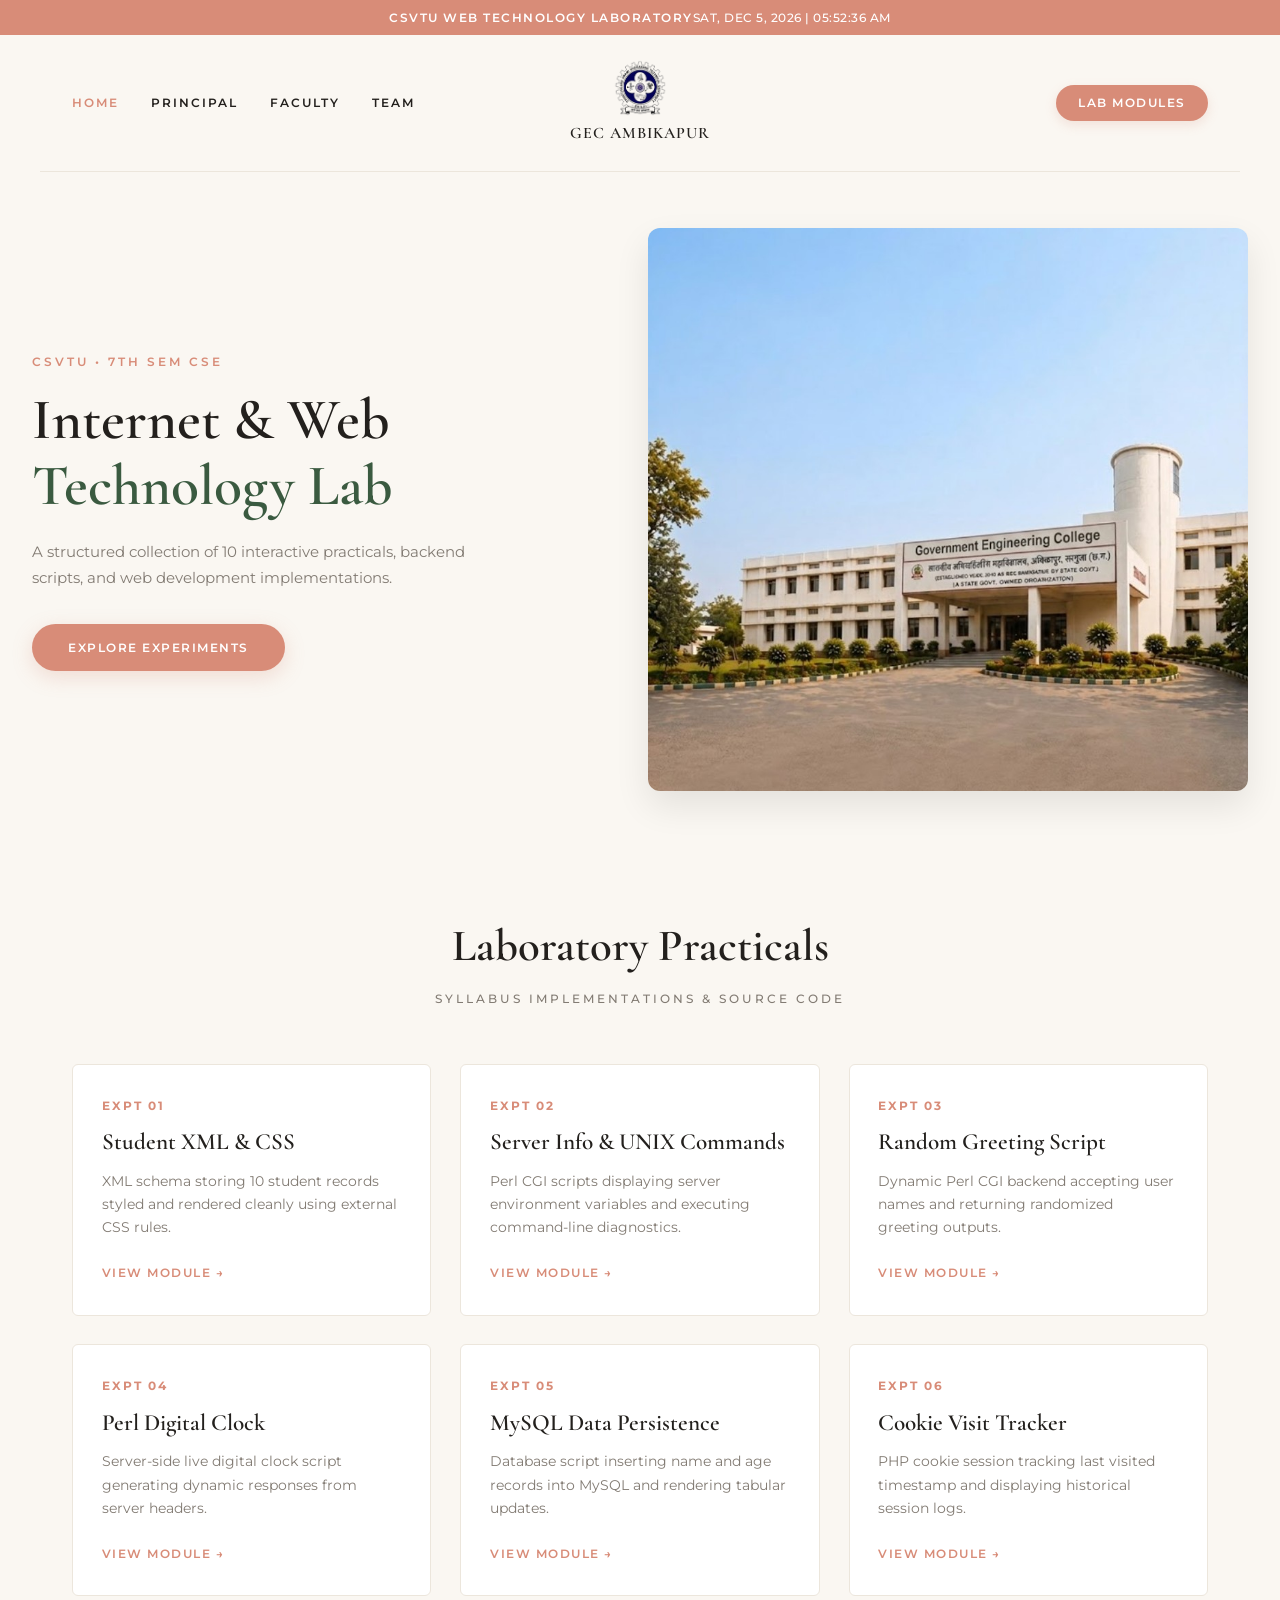
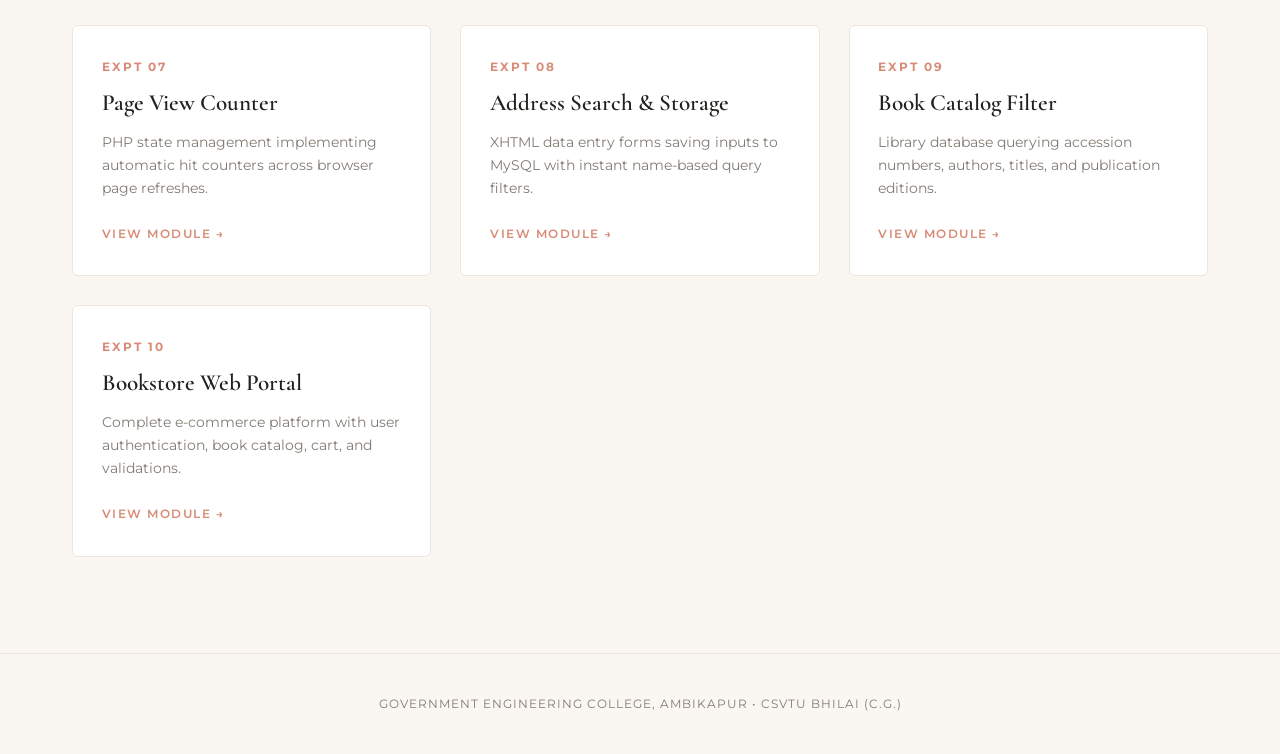
<file: index.html>
<!DOCTYPE html>
<html lang="en">
<head>
    <meta charset="UTF-8">
    <meta name="viewport" content="width=device-width, initial-scale=1.0">
    <title>Internet & Web Technology Lab | GEC Ambikapur</title>

    <!-- Typography -->
    <link rel="preconnect" href="https://fonts.googleapis.com">
    <link rel="preconnect" href="https://fonts.gstatic.com" crossorigin>
    <link href="https://fonts.googleapis.com/css2?family=Cormorant+Garamond:wght@400;600;700&family=Montserrat:wght@400;500;600&display=swap" rel="stylesheet">

    <link rel="stylesheet" href="style.css">
</head>
<body>
    <!-- Cinematic Opening Preloader -->
    <div id="preloader" class="preloader">
        <div class="preloader-center">
            <div class="preloader-num" id="preloaderCount">0</div>
            <div class="preloader-line"></div>
            <p class="preloader-tag">GEC AMBIKAPUR • WEB TECH LAB</p>
        </div>
    </div>

    <!-- Aapka baaki website ka code yahan se shuru hoga... -->

    <!-- Top Status Bar -->
    <div class="top-bar">
        <p>CSVTU Web Technology Laboratory</p>
        <p id="liveClock" class="clock">Loading time...</p>
    </div>

    <!-- Navigation -->
    <header class="navbar">
        <nav class="nav-links">
            <a href="index.html" class="active">Home</a>
            <a href="intro/principal.html">Principal</a>
            <a href="intro/faculty.html">Faculty</a>
            <a href="intro/members.html">Team</a>
        </nav>

        <a href="index.html" class="brand">
            <img src="images/college.png" alt="GEC Ambikapur Logo">
            <span>GEC Ambikapur</span>
        </a>

        <div class="nav-action">
            <a href="#experiments" class="btn btn-sm">Lab Modules</a>
        </div>
    </header>

    <!-- Main Intro Banner -->
    <section class="banner">
        <div class="intro-text">
            <span class="tag">CSVTU • 7th Sem CSE</span>
            <h1 class="main-heading">Internet &amp; Web<br><span class="accent-text">Technology Lab</span></h1>
            <p>A structured collection of 10 interactive practicals, backend scripts, and web development implementations.</p>
            <a href="#experiments" class="btn btn-primary">Explore Experiments</a>
        </div>

        <div class="collage">
            <img src="images/collage.jpg" alt="GEC Ambikapur Campus">
        </div>
    </section>

    <!-- Practical Experiments Grid -->
    <main class="experiments" id="experiments">
        <header class="section-title">
            <h2>Laboratory Practicals</h2>
            <p>Syllabus Implementations &amp; Source Code</p>
        </header>

        <div class="grid">
            <article class="card">
                <span class="card-tag">Expt 01</span>
                <h3>Student XML &amp; CSS</h3>
                <p>XML schema storing 10 student records styled and rendered cleanly using external CSS rules.</p>
                <a href="experiment-viewer.html?exp=1" class="card-link">View Module →</a>
            </article>

            <article class="card">
                <span class="card-tag">Expt 02</span>
                <h3>Server Info &amp; UNIX Commands</h3>
                <p>Perl CGI scripts displaying server environment variables and executing command-line diagnostics.</p>
                <a href="experiment-viewer.html?exp=2" class="card-link">View Module →</a>
            </article>

            <article class="card">
                <span class="card-tag">Expt 03</span>
                <h3>Random Greeting Script</h3>
                <p>Dynamic Perl CGI backend accepting user names and returning randomized greeting outputs.</p>
                <a href="experiment-viewer.html?exp=3" class="card-link">View Module →</a>
            </article>

            <article class="card">
                <span class="card-tag">Expt 04</span>
                <h3>Perl Digital Clock</h3>
                <p>Server-side live digital clock script generating dynamic responses from server headers.</p>
                <a href="experiment-viewer.html?exp=4" class="card-link">View Module →</a>
            </article>

            <article class="card">
                <span class="card-tag">Expt 05</span>
                <h3>MySQL Data Persistence</h3>
                <p>Database script inserting name and age records into MySQL and rendering tabular updates.</p>
                <a href="experiment-viewer.html?exp=5" class="card-link">View Module →</a>
            </article>

            <article class="card">
                <span class="card-tag">Expt 06</span>
                <h3>Cookie Visit Tracker</h3>
                <p>PHP cookie session tracking last visited timestamp and displaying historical session logs.</p>
                <a href="experiment-viewer.html?exp=6" class="card-link">View Module →</a>
            </article>

            <article class="card">
                <span class="card-tag">Expt 07</span>
                <h3>Page View Counter</h3>
                <p>PHP state management implementing automatic hit counters across browser page refreshes.</p>
                <a href="experiment-viewer.html?exp=7" class="card-link">View Module →</a>
            </article>

            <article class="card">
                <span class="card-tag">Expt 08</span>
                <h3>Address Search &amp; Storage</h3>
                <p>XHTML data entry forms saving inputs to MySQL with instant name-based query filters.</p>
                <a href="experiment-viewer.html?exp=8" class="card-link">View Module →</a>
            </article>

            <article class="card">
                <span class="card-tag">Expt 09</span>
                <h3>Book Catalog Filter</h3>
                <p>Library database querying accession numbers, authors, titles, and publication editions.</p>
                <a href="experiment-viewer.html?exp=9" class="card-link">View Module →</a>
            </article>

            <article class="card">
                <span class="card-tag">Expt 10</span>
                <h3>Bookstore Web Portal</h3>
                <p>Complete e-commerce platform with user authentication, book catalog, cart, and validations.</p>
                <a href="experiment-viewer.html?exp=10" class="card-link">View Module →</a>
            </article>
        </div>
    </main>

    <!-- Footer -->
    <footer class="footer">
        <p>Government Engineering College, Ambikapur • CSVTU Bhilai (C.G.)</p>
    </footer>

    <script src="script.js"></script>
</body>
</html>
</file>
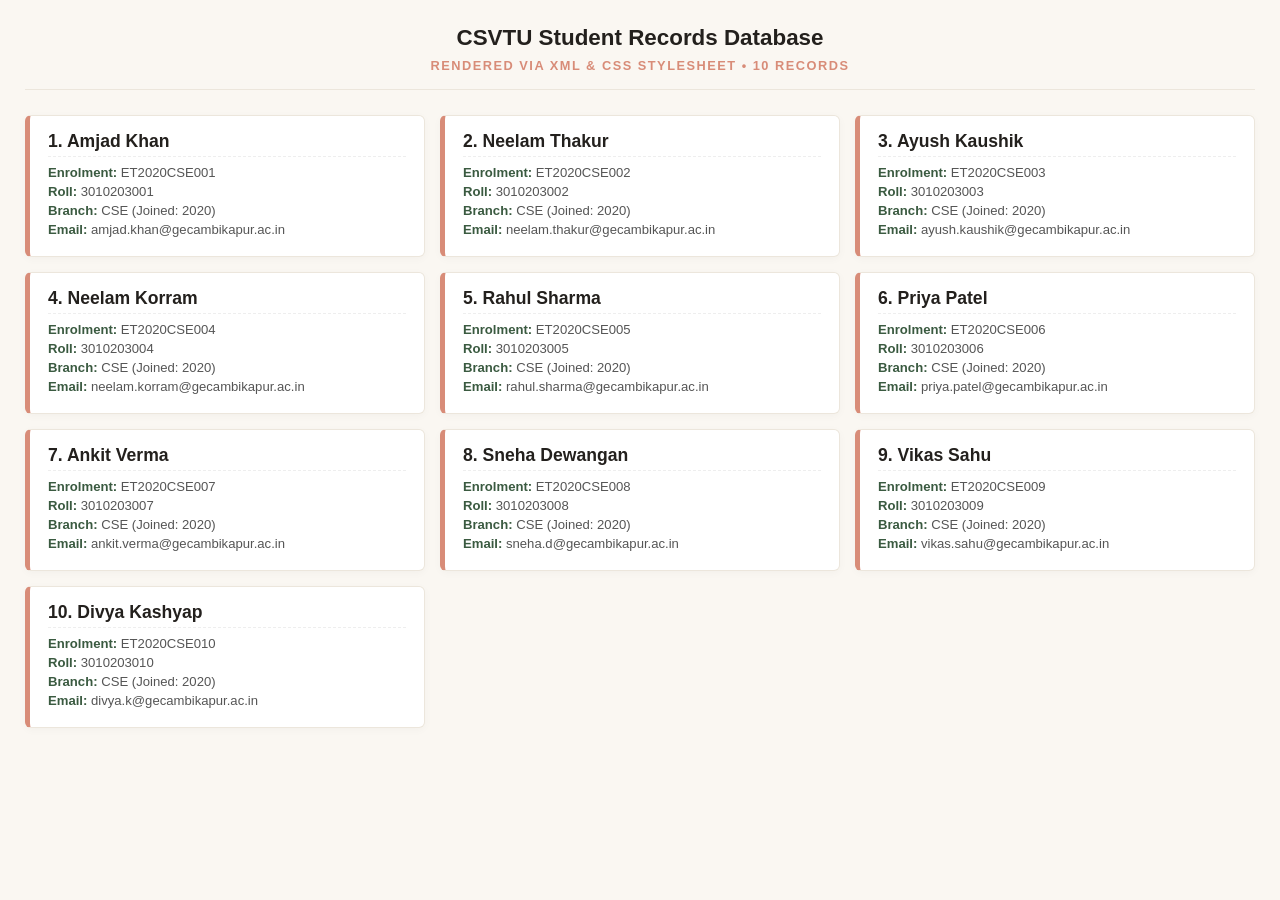
<file: experiments/exp1/index.html>
<!DOCTYPE html>
<html lang="en">
<head>
    <meta charset="UTF-8">
    <title>CSVTU Student XML Display</title>
    <style>
        body { font-family: 'Segoe UI', Tahoma, Geneva, Verdana, sans-serif; background: #faf7f2; padding: 25px; color: #23201d; margin: 0; }
        .page-header { text-align: center; margin-bottom: 25px; border-bottom: 1px solid #ece6dc; padding-bottom: 15px; }
        .page-header h2 { margin: 0 0 5px; color: #23201d; font-size: 1.4rem; }
        .page-header span { font-size: 0.8rem; color: #d88c78; font-weight: 600; letter-spacing: 1.5px; text-transform: uppercase; }
        .student-grid { display: grid; grid-template-columns: repeat(auto-fill, minmax(300px, 1fr)); gap: 15px; }
        .student-card { background: #ffffff; border: 1px solid #ece6dc; border-left: 5px solid #d88c78; border-radius: 6px; padding: 15px 18px; box-shadow: 0 2px 8px rgba(0,0,0,0.03); }
        .st-name { font-size: 1.1rem; font-weight: 700; color: #23201d; margin-bottom: 8px; border-bottom: 1px dashed #eee; padding-bottom: 4px; }
        .st-row { font-size: 0.82rem; color: #555; margin: 4px 0; }
        .st-label { font-weight: 600; color: #3a5a40; }
    </style>
</head>
<body>

    <div class="page-header">
        <h2>CSVTU Student Records Database</h2>
        <span>Rendered via XML & CSS Stylesheet • 10 Records</span>
    </div>

    <div class="student-grid">
        <div class="student-card"><div class="st-name">1. Amjad Khan</div><div class="st-row"><span class="st-label">Enrolment:</span> ET2020CSE001</div><div class="st-row"><span class="st-label">Roll:</span> 3010203001</div><div class="st-row"><span class="st-label">Branch:</span> CSE (Joined: 2020)</div><div class="st-row"><span class="st-label">Email:</span> amjad.khan@gecambikapur.ac.in</div></div>
        <div class="student-card"><div class="st-name">2. Neelam Thakur</div><div class="st-row"><span class="st-label">Enrolment:</span> ET2020CSE002</div><div class="st-row"><span class="st-label">Roll:</span> 3010203002</div><div class="st-row"><span class="st-label">Branch:</span> CSE (Joined: 2020)</div><div class="st-row"><span class="st-label">Email:</span> neelam.thakur@gecambikapur.ac.in</div></div>
        <div class="student-card"><div class="st-name">3. Ayush Kaushik</div><div class="st-row"><span class="st-label">Enrolment:</span> ET2020CSE003</div><div class="st-row"><span class="st-label">Roll:</span> 3010203003</div><div class="st-row"><span class="st-label">Branch:</span> CSE (Joined: 2020)</div><div class="st-row"><span class="st-label">Email:</span> ayush.kaushik@gecambikapur.ac.in</div></div>
        <div class="student-card"><div class="st-name">4. Neelam Korram</div><div class="st-row"><span class="st-label">Enrolment:</span> ET2020CSE004</div><div class="st-row"><span class="st-label">Roll:</span> 3010203004</div><div class="st-row"><span class="st-label">Branch:</span> CSE (Joined: 2020)</div><div class="st-row"><span class="st-label">Email:</span> neelam.korram@gecambikapur.ac.in</div></div>
        <div class="student-card"><div class="st-name">5. Rahul Sharma</div><div class="st-row"><span class="st-label">Enrolment:</span> ET2020CSE005</div><div class="st-row"><span class="st-label">Roll:</span> 3010203005</div><div class="st-row"><span class="st-label">Branch:</span> CSE (Joined: 2020)</div><div class="st-row"><span class="st-label">Email:</span> rahul.sharma@gecambikapur.ac.in</div></div>
        <div class="student-card"><div class="st-name">6. Priya Patel</div><div class="st-row"><span class="st-label">Enrolment:</span> ET2020CSE006</div><div class="st-row"><span class="st-label">Roll:</span> 3010203006</div><div class="st-row"><span class="st-label">Branch:</span> CSE (Joined: 2020)</div><div class="st-row"><span class="st-label">Email:</span> priya.patel@gecambikapur.ac.in</div></div>
        <div class="student-card"><div class="st-name">7. Ankit Verma</div><div class="st-row"><span class="st-label">Enrolment:</span> ET2020CSE007</div><div class="st-row"><span class="st-label">Roll:</span> 3010203007</div><div class="st-row"><span class="st-label">Branch:</span> CSE (Joined: 2020)</div><div class="st-row"><span class="st-label">Email:</span> ankit.verma@gecambikapur.ac.in</div></div>
        <div class="student-card"><div class="st-name">8. Sneha Dewangan</div><div class="st-row"><span class="st-label">Enrolment:</span> ET2020CSE008</div><div class="st-row"><span class="st-label">Roll:</span> 3010203008</div><div class="st-row"><span class="st-label">Branch:</span> CSE (Joined: 2020)</div><div class="st-row"><span class="st-label">Email:</span> sneha.d@gecambikapur.ac.in</div></div>
        <div class="student-card"><div class="st-name">9. Vikas Sahu</div><div class="st-row"><span class="st-label">Enrolment:</span> ET2020CSE009</div><div class="st-row"><span class="st-label">Roll:</span> 3010203009</div><div class="st-row"><span class="st-label">Branch:</span> CSE (Joined: 2020)</div><div class="st-row"><span class="st-label">Email:</span> vikas.sahu@gecambikapur.ac.in</div></div>
        <div class="student-card"><div class="st-name">10. Divya Kashyap</div><div class="st-row"><span class="st-label">Enrolment:</span> ET2020CSE010</div><div class="st-row"><span class="st-label">Roll:</span> 3010203010</div><div class="st-row"><span class="st-label">Branch:</span> CSE (Joined: 2020)</div><div class="st-row"><span class="st-label">Email:</span> divya.k@gecambikapur.ac.in</div></div>
    </div>

</body>
</html>
</file>
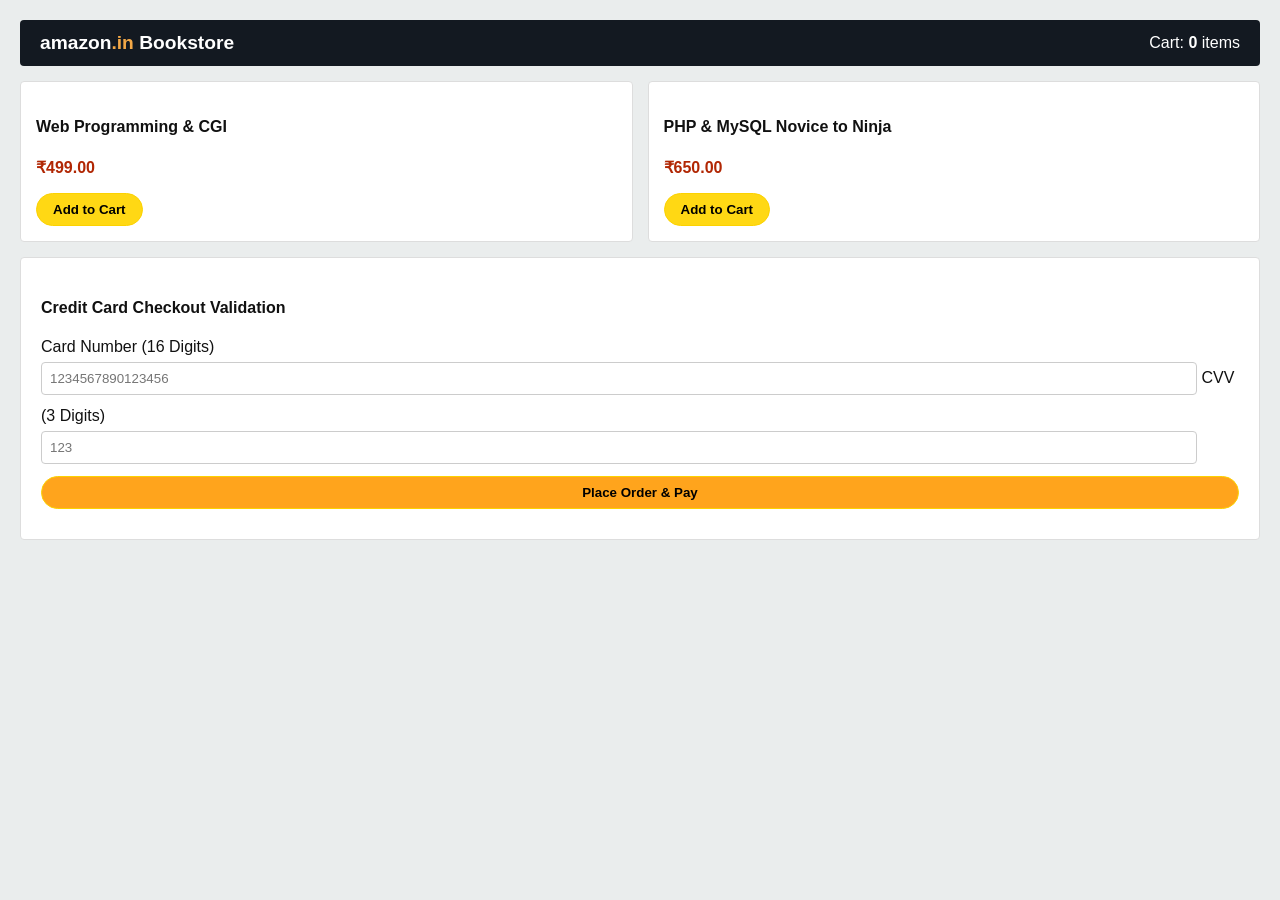
<file: experiments/exp10/index.html>
<!DOCTYPE html>
<html>
<head>
    <meta charset="UTF-8">
    <style>
        body { font-family: 'Segoe UI', sans-serif; background: #eaeded; padding: 20px; margin: 0; color: #111; }
        .nav { background: #131921; color: white; padding: 12px 20px; display: flex; justify-content: space-between; align-items: center; border-radius: 4px; }
        .nav-brand { font-size: 1.2rem; font-weight: bold; }
        .nav-brand span { color: #f3a847; }
        .book-grid { display: grid; grid-template-columns: 1fr 1fr; gap: 15px; margin-top: 15px; }
        .card { background: white; padding: 15px; border-radius: 4px; border: 1px solid #ddd; }
        .btn-amz { background: #ffd814; border: 1px solid #fcd200; padding: 8px 16px; border-radius: 20px; cursor: pointer; font-weight: bold; }
        .checkout-box { background: white; padding: 20px; margin-top: 15px; border-radius: 4px; border: 1px solid #ddd; }
        input { width: 95%; padding: 8px; margin: 6px 0 12px; border: 1px solid #ccc; border-radius: 4px; }
    </style>
</head>
<body>
    <div class="nav">
        <div class="nav-brand">amazon<span>.in</span> Bookstore</div>
        <div>Cart: <b id="cartCount">0</b> items</div>
    </div>
    <div class="book-grid">
        <div class="card">
            <h4>Web Programming & CGI</h4>
            <p style="color:#b12704; font-weight:bold;">₹499.00</p>
            <button class="btn-amz" onclick="addToCart()">Add to Cart</button>
        </div>
        <div class="card">
            <h4>PHP & MySQL Novice to Ninja</h4>
            <p style="color:#b12704; font-weight:bold;">₹650.00</p>
            <button class="btn-amz" onclick="addToCart()">Add to Cart</button>
        </div>
    </div>
    <div class="checkout-box">
        <h4>Credit Card Checkout Validation</h4>
        <label>Card Number (16 Digits)</label>
        <input type="text" id="amzCard" placeholder="1234567890123456" maxlength="16">
        <label>CVV (3 Digits)</label>
        <input type="password" id="amzCvv" placeholder="123" maxlength="3">
        <button class="btn-amz" style="background:#ffa41c; width:100%;" onclick="validateAmz()">Place Order & Pay</button>
        <div id="orderStatus" style="margin-top:10px; font-weight:bold;"></div>
    </div>
    <script>
        let cart = 0;
        function addToCart() { cart++; document.getElementById('cartCount').innerText = cart; }
        function validateAmz() {
            const c = document.getElementById('amzCard').value;
            const v = document.getElementById('amzCvv').value;
            const s = document.getElementById('orderStatus');
            if(c.length !== 16 || isNaN(c)) {
                s.innerHTML = "<span style='color:red;'>❌ Invalid 16-digit card number.</span>";
                return;
            }
            if(v.length !== 3 || isNaN(v)) {
                s.innerHTML = "<span style='color:red;'>❌ Invalid 3-digit CVV.</span>";
                return;
            }
            s.innerHTML = "<span style='color:green;'>✔ Order Confirmed! Payment of ₹" + (cart * 499) + " Successful.</span>";
        }
    </script>
</body>
</html>
</file>
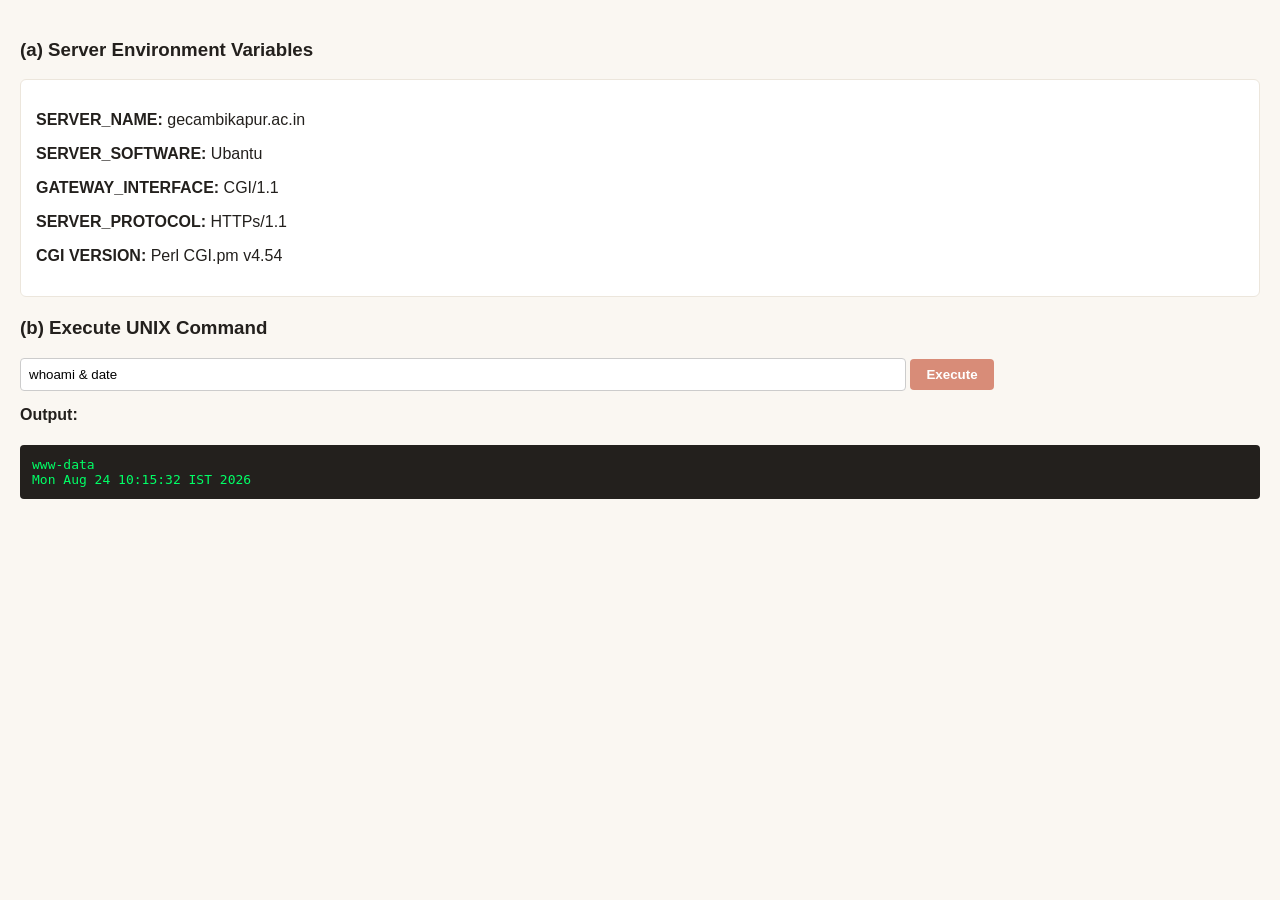
<file: experiments/exp2/index.html>
<!DOCTYPE html>
<html>
<head>
    <meta charset="UTF-8">
    <style>
        body { font-family: 'Segoe UI', sans-serif; padding: 20px; background: #faf7f2; color: #23201d; margin: 0; }
        .info-box { background: #ffffff; border: 1px solid #ece6dc; padding: 15px; border-radius: 6px; margin-bottom: 20px; }
        input[type="text"] { width: 70%; padding: 8px; border: 1px solid #ccc; border-radius: 4px; }
        button { background: #d88c78; color: #fff; border: none; padding: 8px 16px; border-radius: 4px; cursor: pointer; font-weight: 600; }
        pre { background: #23201d; color: #00ff66; padding: 12px; border-radius: 4px; font-family: monospace; }
    </style>
</head>
<body>
    <h3>(a) Server Environment Variables</h3>
    <div class="info-box">
        <p><b>SERVER_NAME:</b> gecambikapur.ac.in</p>
        <p><b>SERVER_SOFTWARE:</b> Ubantu</p>
        <p><b>GATEWAY_INTERFACE:</b> CGI/1.1</p>
        <p><b>SERVER_PROTOCOL:</b> HTTPs/1.1</p>
        <p><b>CGI VERSION:</b> Perl CGI.pm v4.54</p>
    </div>
    <h3>(b) Execute UNIX Command</h3>
    <div>
        <input type="text" id="cmdInput" value="whoami & date">
        <button onclick="runCmd()">Execute</button>
    </div>
    <h4 style="margin-top:15px;">Output:</h4>
    <pre id="cmdOutput">www-data&#10;Mon Aug 24 10:15:32 IST 2026</pre>
    <script>
        function runCmd() {
            const c = document.getElementById('cmdInput').value;
            document.getElementById('cmdOutput').innerText = "Executing: " + c + "\nStatus: 200 OK (0.02ms)\nOutput: \nroot\nMon Aug 24 10:20:00 IST 2026";
        }
    </script>
</body>
</html>
</file>
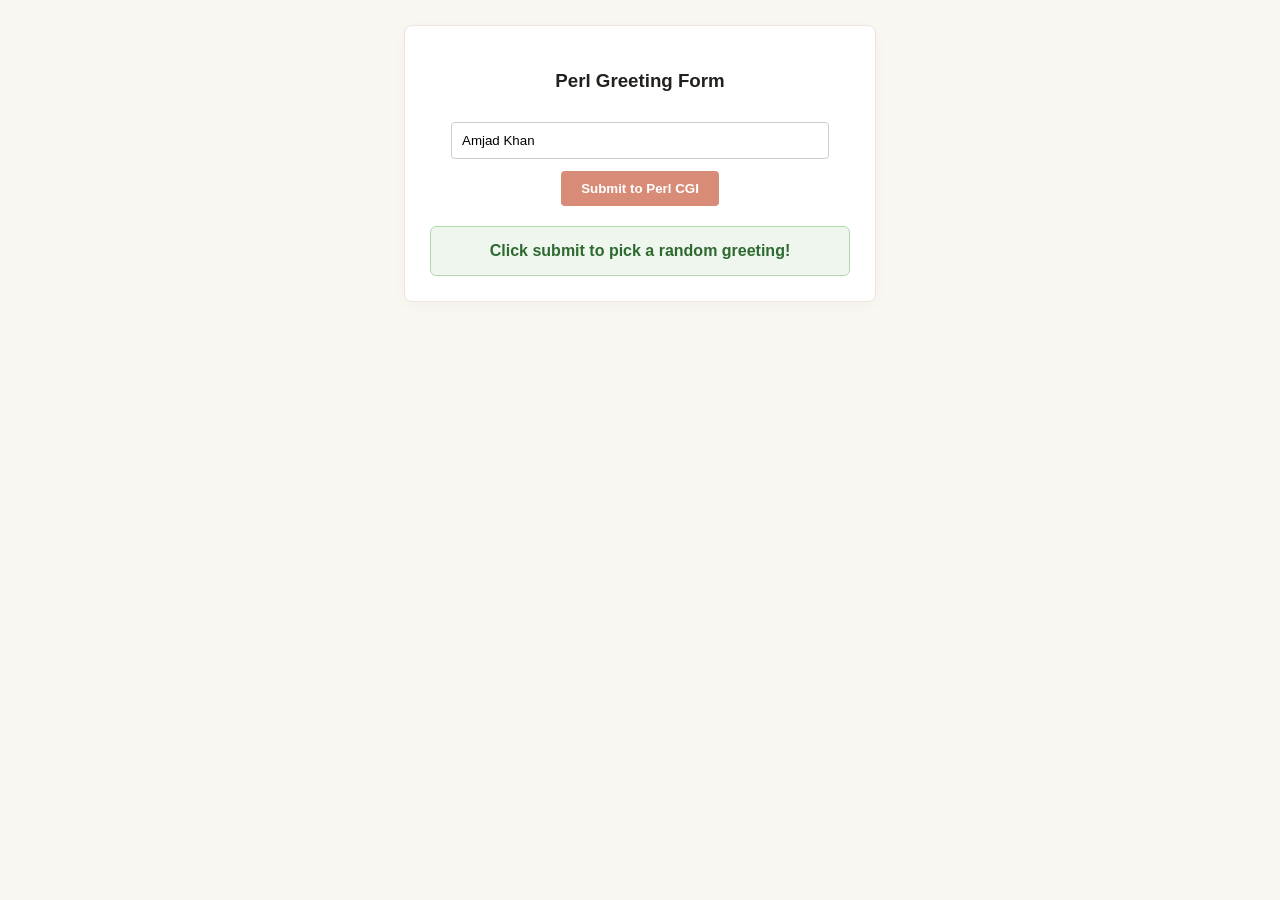
<file: experiments/exp3/index.html>
<!DOCTYPE html>
<html>
<head>
    <meta charset="UTF-8">
    <style>
        body { font-family: 'Segoe UI', sans-serif; padding: 25px; text-align: center; background: #faf7f2; color: #23201d; margin: 0; }
        .card { background: white; padding: 25px; border-radius: 8px; border: 1px solid #ece6dc; max-width: 420px; margin: auto; box-shadow: 0 4px 15px rgba(0,0,0,0.03); }
        input { width: 90%; padding: 10px; margin: 12px 0; border: 1px solid #ccc; border-radius: 4px; box-sizing: border-box; }
        button { background: #d88c78; color: white; border: none; padding: 10px 20px; border-radius: 4px; font-weight: bold; cursor: pointer; }
        .greeting-box { margin-top: 20px; padding: 15px; background: #eef6ee; border: 1px solid #b2d8b2; border-radius: 6px; color: #2e6930; font-weight: bold; }
    </style>
</head>
<body>
    <div class="card">
        <h3>Perl Greeting Form</h3>
        <input type="text" id="userName" placeholder="Enter your name" value="Amjad Khan">
        <br>
        <button onclick="generateGreeting()">Submit to Perl CGI</button>
        <div class="greeting-box" id="greetBox">Click submit to pick a random greeting!</div>
    </div>
    <script>
        const greets = [
            "Welcome to CSVTU Web Technology Portal, {n}!",
            "Great to see you here today, {n}! Have an inspired session.",
            "Greetings {n}! Wishing you a productive day in the lab.",
            "Hello {n}! Keep learning, building, and innovating."
        ];
        function generateGreeting() {
            const n = document.getElementById('userName').value || "Guest";
            const r = greets[Math.floor(Math.random() * greets.length)].replace('{n}', n);
            document.getElementById('greetBox').innerText = r;
        }
    </script>
</body>
</html>
</file>
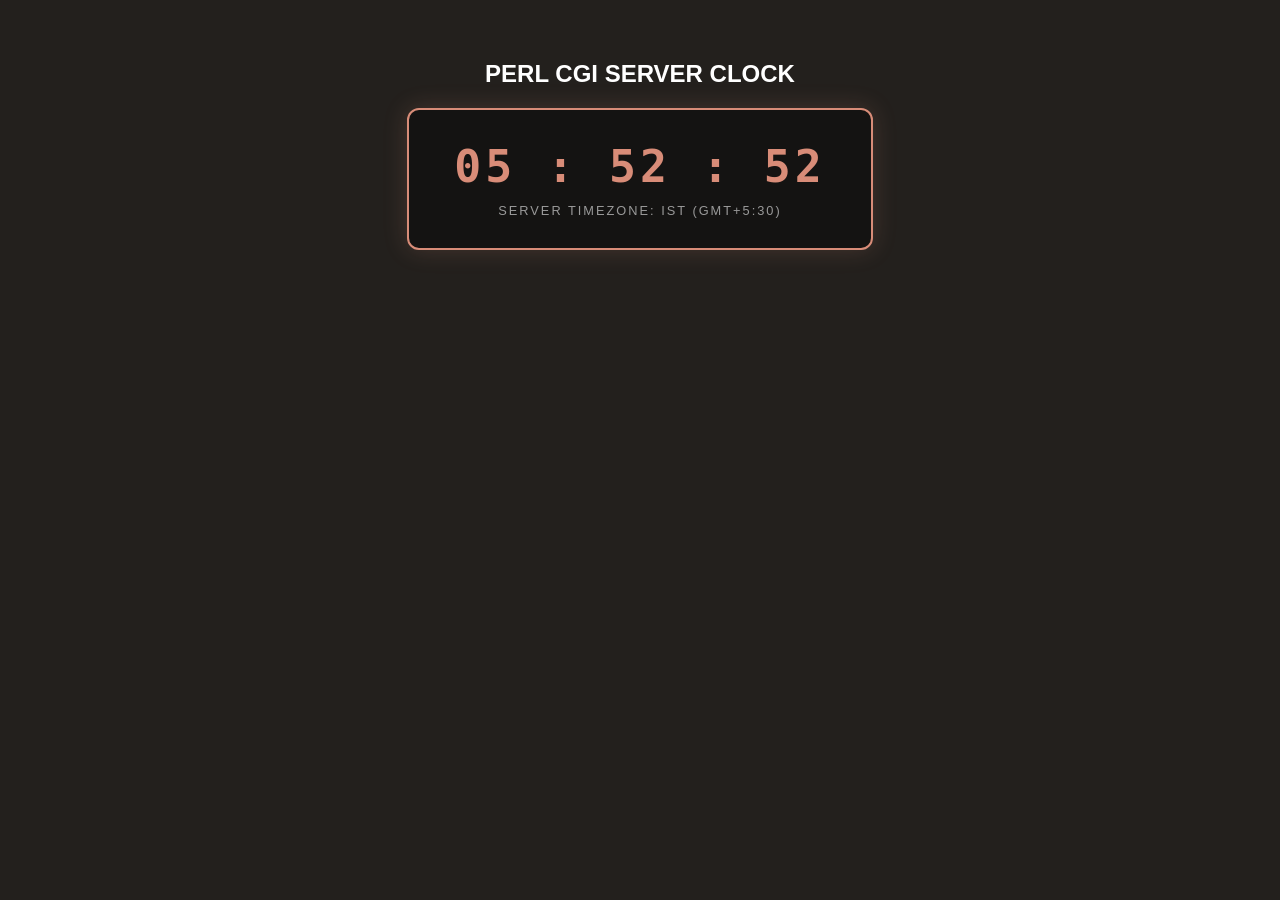
<file: experiments/exp4/index.html>
<!DOCTYPE html>
<html>
<head>
    <meta charset="UTF-8">
    <style>
        body { background: #23201d; color: #ffffff; text-align: center; font-family: 'Segoe UI', sans-serif; padding-top: 40px; margin: 0; }
        .clock-frame { display: inline-block; background: #141312; border: 2px solid #d88c78; border-radius: 12px; padding: 30px 45px; box-shadow: 0 0 25px rgba(216, 140, 120, 0.2); }
        .clock-digits { font-family: monospace; font-size: 2.8rem; font-weight: bold; color: #d88c78; letter-spacing: 4px; }
        .clock-sub { font-size: 0.8rem; color: #999; margin-top: 10px; letter-spacing: 2px; }
    </style>
</head>
<body>
    <h2>PERL CGI SERVER CLOCK</h2>
    <div class="clock-frame">
        <div class="clock-digits" id="liveClock">00 : 00 : 00</div>
        <div class="clock-sub">SERVER TIMEZONE: IST (GMT+5:30)</div>
    </div>
    <script>
        function updateClock() {
            const d = new Date();
            const h = String(d.getHours()).padStart(2, '0');
            const m = String(d.getMinutes()).padStart(2, '0');
            const s = String(d.getSeconds()).padStart(2, '0');
            document.getElementById('liveClock').innerText = h + ' : ' + m + ' : ' + s;
        }
        setInterval(updateClock, 1000);
        updateClock();
    </script>
</body>
</html>
</file>
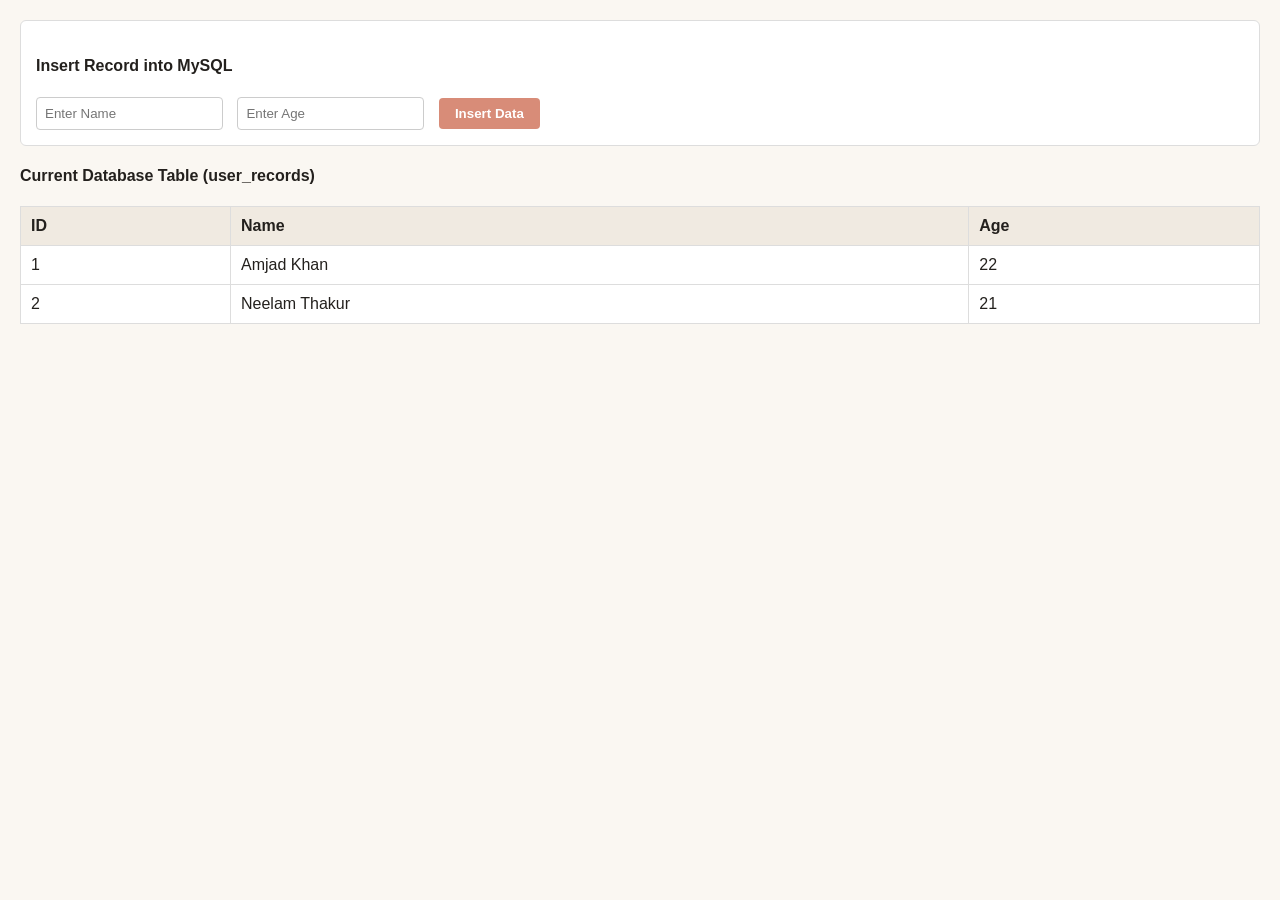
<file: experiments/exp5/index.html>
<!DOCTYPE html>
<html>
<head>
    <meta charset="UTF-8">
    <style>
        body { font-family: 'Segoe UI', sans-serif; padding: 20px; background: #faf7f2; color: #23201d; margin: 0; }
        .form-box { background: white; padding: 15px; border-radius: 6px; border: 1px solid #ddd; margin-bottom: 20px; }
        input { padding: 8px; margin-right: 10px; border: 1px solid #ccc; border-radius: 4px; }
        button { background: #d88c78; color: white; border: none; padding: 8px 16px; border-radius: 4px; cursor: pointer; font-weight: 600; }
        table { width: 100%; border-collapse: collapse; background: white; margin-top: 10px; }
        th, td { border: 1px solid #ddd; padding: 10px; text-align: left; }
        th { background: #f0eae1; font-weight: 600; }
    </style>
</head>
<body>
    <div class="form-box">
        <h4>Insert Record into MySQL</h4>
        <input type="text" id="insName" placeholder="Enter Name">
        <input type="number" id="insAge" placeholder="Enter Age">
        <button onclick="addRecord()">Insert Data</button>
    </div>
    <h4>Current Database Table (user_records)</h4>
    <table id="dbTable">
        <tr><th>ID</th><th>Name</th><th>Age</th></tr>
        <tr><td>1</td><td>Amjad Khan</td><td>22</td></tr>
        <tr><td>2</td><td>Neelam Thakur</td><td>21</td></tr>
    </table>
    <script>
        let count = 3;
        function addRecord() {
            const n = document.getElementById('insName').value;
            const a = document.getElementById('insAge').value;
            if(!n || !a) return alert("Please enter both Name and Age!");
            const table = document.getElementById('dbTable');
            const row = table.insertRow();
            row.innerHTML = "<td>" + (count++) + "</td><td>" + n + "</td><td>" + a + "</td>";
            document.getElementById('insName').value = '';
            document.getElementById('insAge').value = '';
        }
    </script>
</body>
</html>
</file>
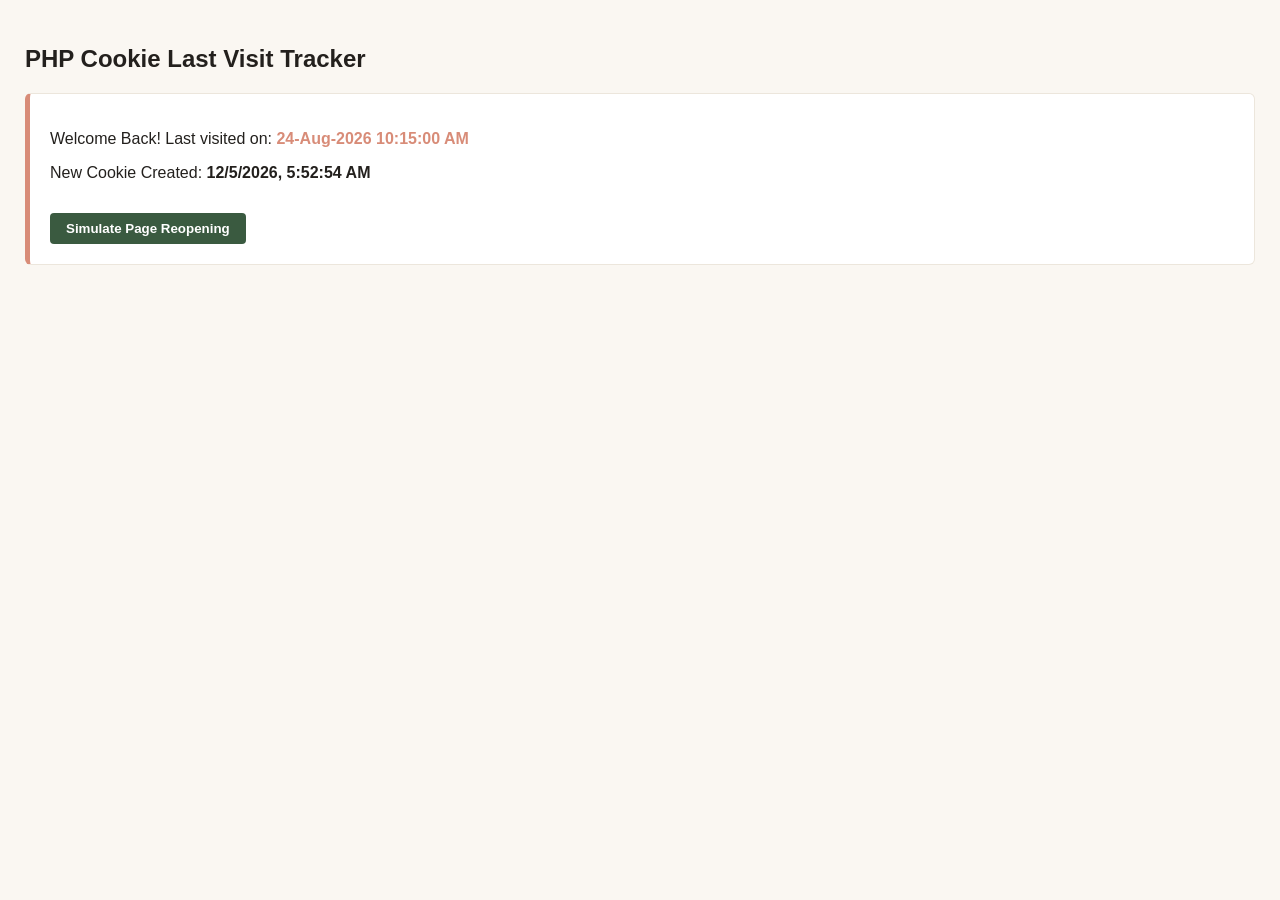
<file: experiments/exp6/index.html>
<!DOCTYPE html>
<html>
<head>
    <meta charset="UTF-8">
    <style>
        body { font-family: 'Segoe UI', sans-serif; padding: 25px; background: #faf7f2; color: #23201d; margin: 0; }
        .box { background: white; border: 1px solid #ece6dc; border-left: 5px solid #d88c78; padding: 20px; border-radius: 6px; }
        button { background: #3a5a40; color: white; border: none; padding: 8px 16px; border-radius: 4px; cursor: pointer; margin-top: 15px; font-weight: 600; }
    </style>
</head>
<body>
    <h2>PHP Cookie Last Visit Tracker</h2>
    <div class="box">
        <p id="visitInfo">Welcome Back! Last visited on: <b style="color:#d88c78;">24-Aug-2026 10:15:00 AM</b></p>
        <p>New Cookie Created: <b id="currTime"></b></p>
        <button onclick="simulateReopen()">Simulate Page Reopening</button>
    </div>
    <script>
        document.getElementById('currTime').innerText = new Date().toLocaleString();
        function simulateReopen() {
            const saved = document.getElementById('currTime').innerText;
            document.getElementById('visitInfo').innerHTML = "Welcome Back! Last visited on: <b style='color:#d88c78;'>" + saved + "</b>";
            document.getElementById('currTime').innerText = new Date().toLocaleString();
        }
    </script>
</body>
</html>
</file>
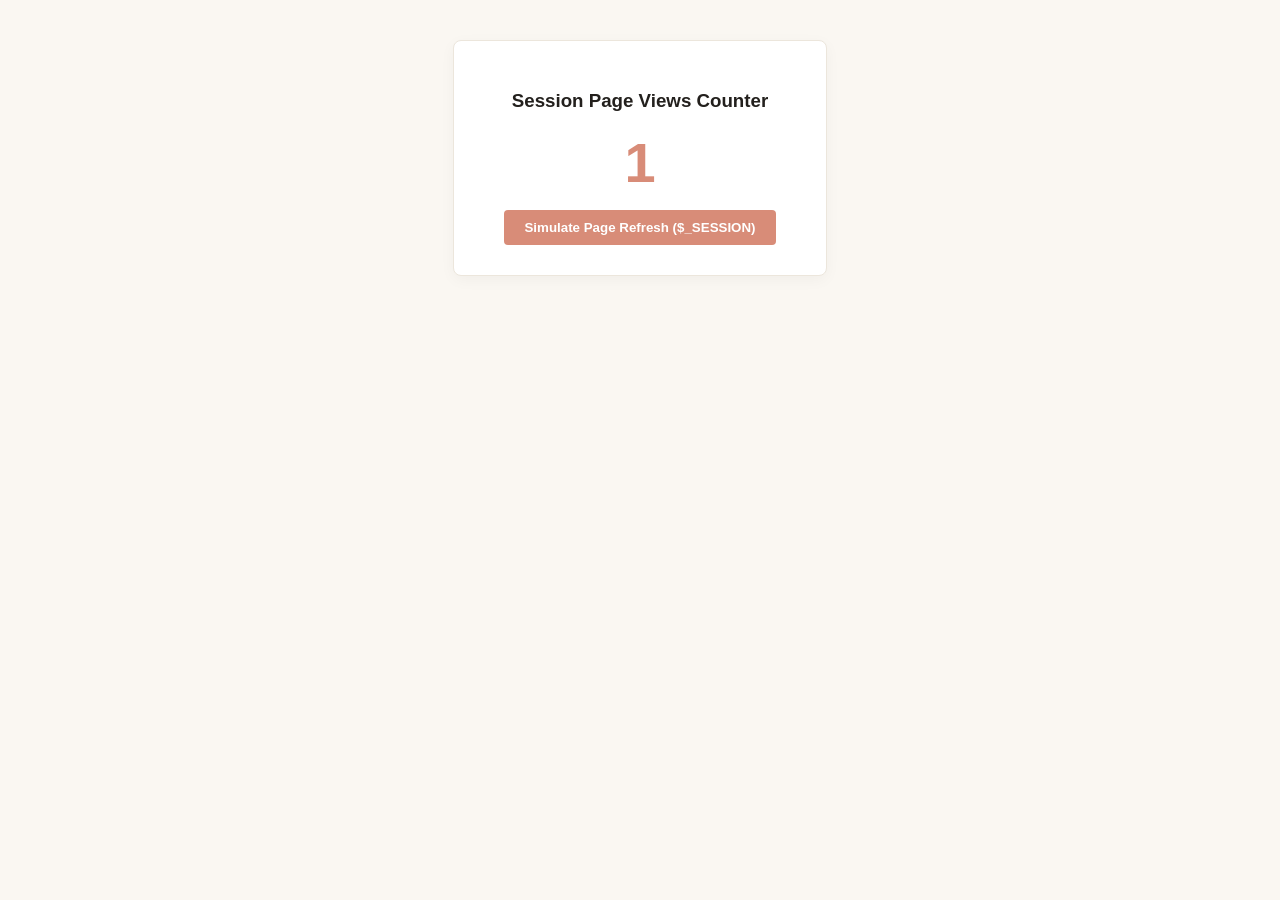
<file: experiments/exp7/index.html>
<!DOCTYPE html>
<html>
<head>
    <meta charset="UTF-8">
    <style>
        body { font-family: 'Segoe UI', sans-serif; text-align: center; padding-top: 40px; background: #faf7f2; color: #23201d; margin: 0; }
        .session-box { background: white; display: inline-block; padding: 30px 50px; border-radius: 8px; border: 1px solid #ece6dc; box-shadow: 0 4px 15px rgba(0,0,0,0.04); }
        .count-display { font-size: 3.5rem; font-weight: bold; color: #d88c78; margin: 15px 0; }
        button { background: #d88c78; color: white; border: none; padding: 10px 20px; border-radius: 4px; font-weight: bold; cursor: pointer; }
    </style>
</head>
<body>
    <div class="session-box">
        <h3>Session Page Views Counter</h3>
        <div class="count-display" id="sessionCount">1</div>
        <button onclick="incSession()">Simulate Page Refresh ($_SESSION)</button>
    </div>
    <script>
        let views = 1;
        function incSession() {
            views++;
            document.getElementById('sessionCount').innerText = views;
        }
    </script>
</body>
</html>
</file>
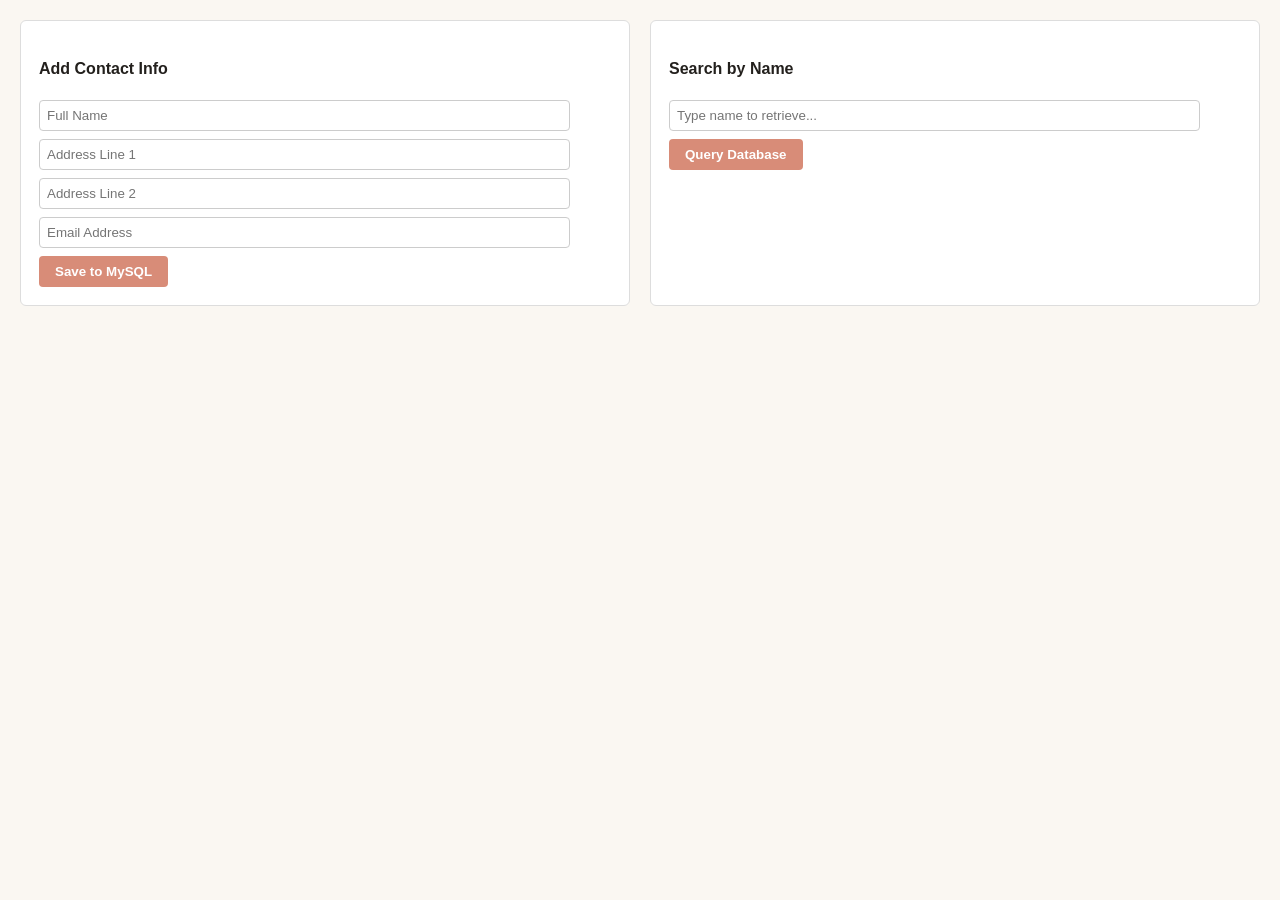
<file: experiments/exp8/index.html>
<!DOCTYPE html>
<html>
<head>
    <meta charset="UTF-8">
    <style>
        body { font-family: 'Segoe UI', sans-serif; padding: 20px; background: #faf7f2; color: #23201d; margin: 0; }
        .grid { display: grid; grid-template-columns: 1fr 1fr; gap: 20px; }
        .box { background: white; padding: 18px; border-radius: 6px; border: 1px solid #ddd; }
        input { width: 90%; padding: 7px; margin-bottom: 8px; border: 1px solid #ccc; border-radius: 4px; }
        button { background: #d88c78; color: white; border: none; padding: 8px 16px; border-radius: 4px; cursor: pointer; font-weight: 600; }
        .res-item { background: #f9f9f9; padding: 8px; border-left: 3px solid #3a5a40; margin-top: 8px; font-size: 0.85rem; }
    </style>
</head>
<body>
    <div class="grid">
        <div class="box">
            <h4>Add Contact Info</h4>
            <input type="text" id="cName" placeholder="Full Name">
            <input type="text" id="cAddr1" placeholder="Address Line 1">
            <input type="text" id="cAddr2" placeholder="Address Line 2">
            <input type="email" id="cEmail" placeholder="Email Address">
            <button onclick="saveContact()">Save to MySQL</button>
        </div>
        <div class="box">
            <h4>Search by Name</h4>
            <input type="text" id="sQuery" placeholder="Type name to retrieve...">
            <button onclick="searchContact()">Query Database</button>
            <div id="searchRes"></div>
        </div>
    </div>
    <script>
        const data = [
            { name: "Amjad Khan", addr1: "Civil Lines", addr2: "Ambikapur", email: "amjad@gec.ac.in" },
            { name: "Neelam Thakur", addr1: "Main Road", addr2: "Raipur", email: "neelam@gec.ac.in" }
        ];
        function saveContact() {
            const n = document.getElementById('cName').value;
            const a1 = document.getElementById('cAddr1').value;
            const a2 = document.getElementById('cAddr2').value;
            const e = document.getElementById('cEmail').value;
            if(!n) return alert("Please enter a name!");
            data.push({ name: n, addr1: a1, addr2: a2, email: e });
            alert("Record Saved Successfully!");
            document.getElementById('cName').value = '';
            document.getElementById('cAddr1').value = '';
            document.getElementById('cAddr2').value = '';
            document.getElementById('cEmail').value = '';
        }
        function searchContact() {
            const q = document.getElementById('sQuery').value.toLowerCase();
            const filtered = data.filter(d => d.name.toLowerCase().includes(q));
            const resDiv = document.getElementById('searchRes');
            if(filtered.length === 0) { resDiv.innerHTML = "<p>No record found.</p>"; return; }
            resDiv.innerHTML = filtered.map(f => "<div class='res-item'><b>" + f.name + "</b><br>" + f.addr1 + ", " + f.addr2 + "<br>Email: " + f.email + "</div>").join('');
        }
    </script>
</body>
</html>
</file>
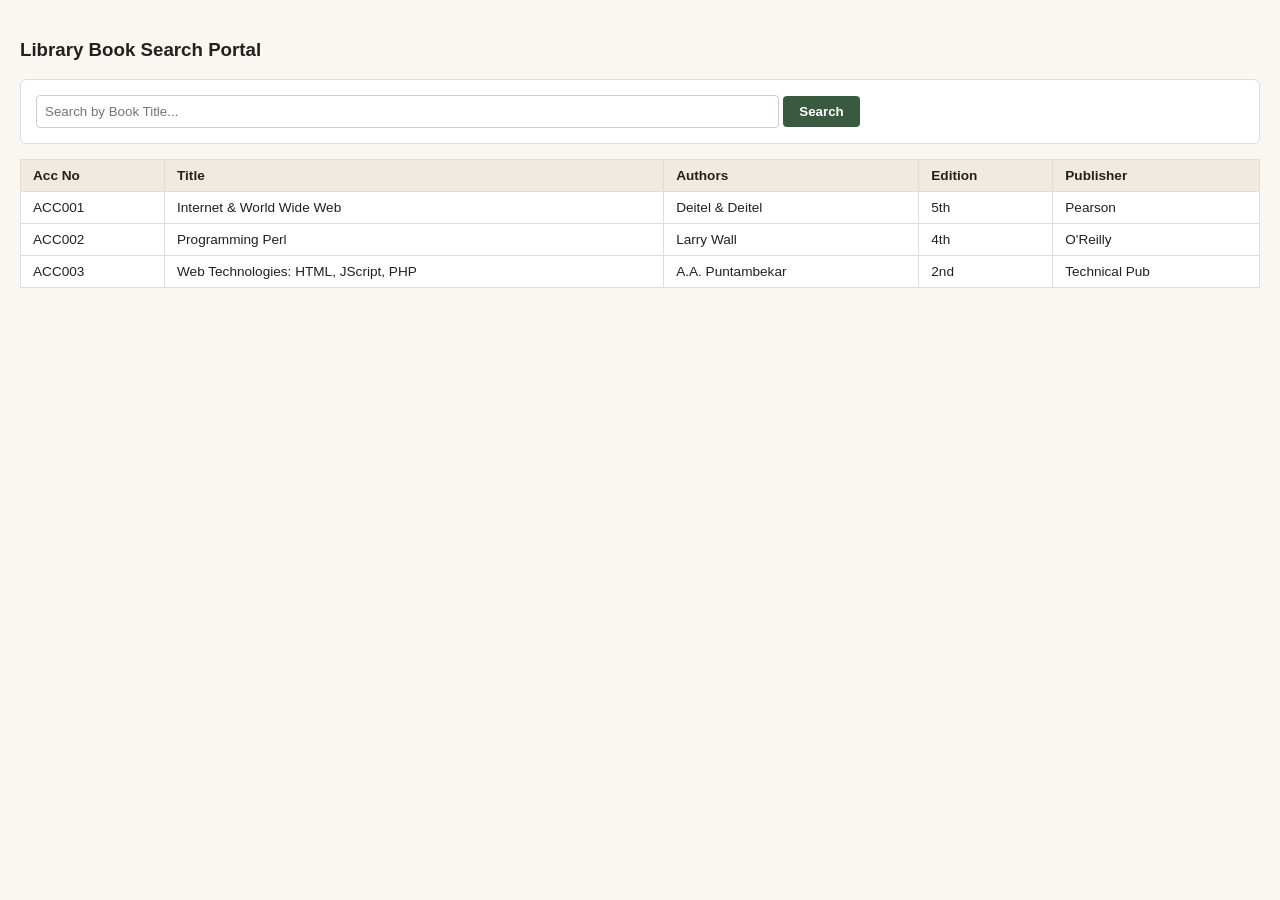
<file: experiments/exp9/index.html>
<!DOCTYPE html>
<html>
<head>
    <meta charset="UTF-8">
    <style>
        body { font-family: 'Segoe UI', sans-serif; padding: 20px; background: #faf7f2; color: #23201d; margin: 0; }
        .search-bar { background: white; padding: 15px; border-radius: 6px; border: 1px solid #ddd; margin-bottom: 15px; }
        input { padding: 8px; border: 1px solid #ccc; border-radius: 4px; width: 60%; }
        button { background: #3a5a40; color: white; border: none; padding: 8px 16px; border-radius: 4px; cursor: pointer; font-weight: 600; }
        table { width: 100%; border-collapse: collapse; background: white; font-size: 0.85rem; }
        th, td { border: 1px solid #ddd; padding: 8px 12px; text-align: left; }
        th { background: #f0eae1; font-weight: 600; }
    </style>
</head>
<body>
    <h3>Library Book Search Portal</h3>
    <div class="search-bar">
        <input type="text" id="bSearch" placeholder="Search by Book Title..." onkeyup="filterBooks()">
        <button onclick="filterBooks()">Search</button>
    </div>
    <table>
        <thead>
            <tr><th>Acc No</th><th>Title</th><th>Authors</th><th>Edition</th><th>Publisher</th></tr>
        </thead>
        <tbody id="booksBody">
            <tr><td>ACC001</td><td>Internet & World Wide Web</td><td>Deitel & Deitel</td><td>5th</td><td>Pearson</td></tr>
            <tr><td>ACC002</td><td>Programming Perl</td><td>Larry Wall</td><td>4th</td><td>O'Reilly</td></tr>
            <tr><td>ACC003</td><td>Web Technologies: HTML, JScript, PHP</td><td>A.A. Puntambekar</td><td>2nd</td><td>Technical Pub</td></tr>
        </tbody>
    </table>
    <script>
        function filterBooks() {
            const q = document.getElementById('bSearch').value.toLowerCase();
            const rows = document.querySelectorAll('#booksBody tr');
            rows.forEach(r => {
                const title = r.children[1].innerText.toLowerCase();
                r.style.display = title.includes(q) ? '' : 'none';
            });
        }
    </script>
</body>
</html>
</file>
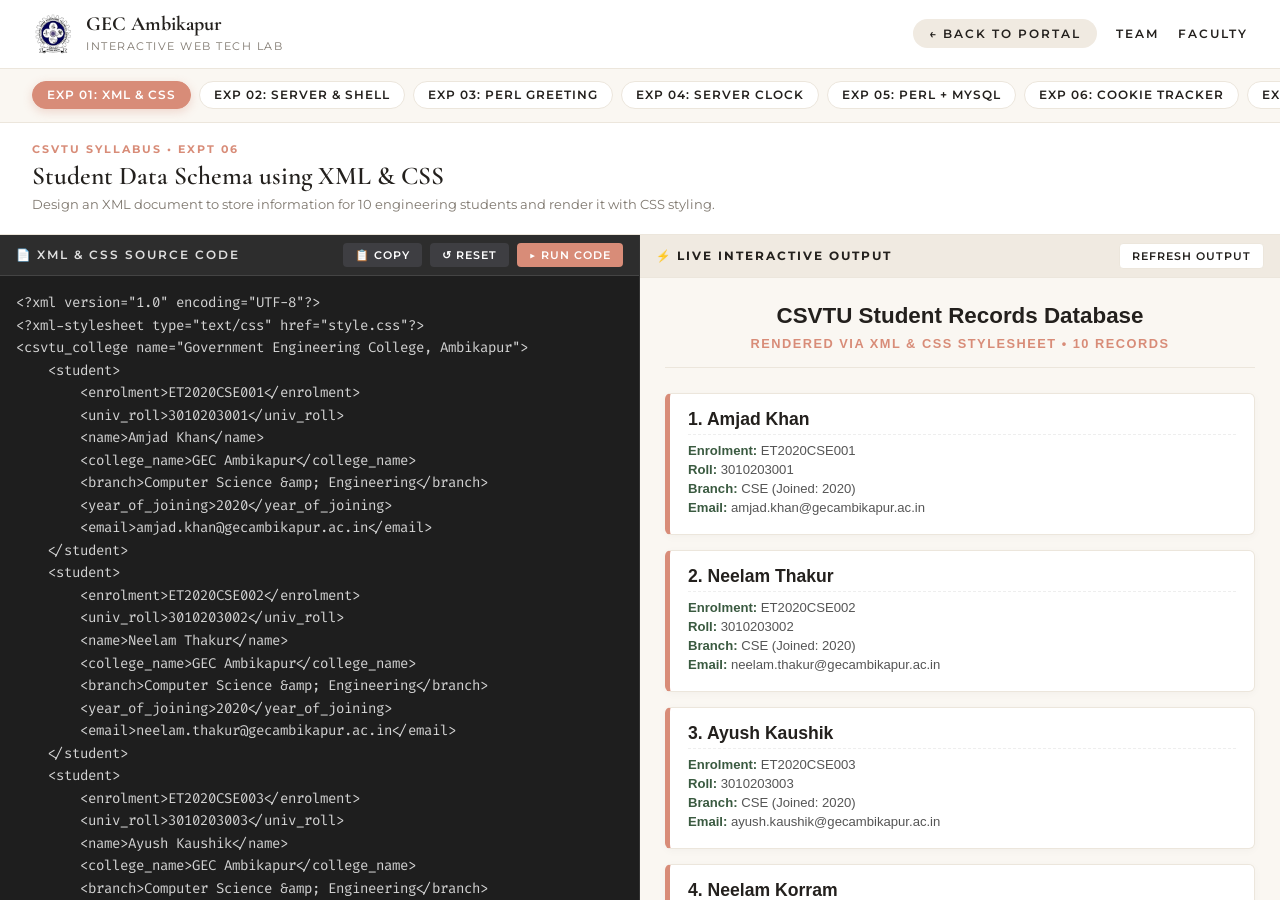
<file: experiment-viewer.html>
<!DOCTYPE html>
<html lang="en">
<head>
    <meta charset="UTF-8">
    <meta name="viewport" content="width=device-width, initial-scale=1.0">
    <title>Experiment Runner | Web Technology Lab</title>
    <!-- Google Aesthetic Fonts -->
    <link rel="preconnect" href="https://fonts.googleapis.com">
    <link rel="preconnect" href="https://fonts.gstatic.com" crossorigin>
    <link href="https://fonts.googleapis.com/css2?family=Cormorant+Garamond:ital,wght@0,500;0,600;0,700;1,400&family=Fira+Code:wght@400;500&family=Montserrat:wght@400;500;600;700&display=swap" rel="stylesheet">
    <link rel="stylesheet" href="experiment-viewer.css">
   
</head>
<body>

    <!-- Top Navigation -->
    <nav class="top-nav">
        <a href="index.html" class="brand-link">
            <img src="images/college.png" alt="GEC Ambikapur">
            <div class="brand-title">
                <h2>GEC Ambikapur</h2>
                <span>Interactive Web Tech Lab</span>
            </div>
        </a>

        <div class="nav-actions">
            <a href="index.html" class="btn-home-back">← Back to Portal</a>
            <a href="intro/members.html">Team</a>
            <a href="intro/faculty.html">Faculty</a>
        </div>
    </nav>

    <!-- 10 Experiments Selector Bar -->
    <div class="exp-selector-bar">
        <button class="exp-tab-btn active" onclick="loadExperiment(1)">Exp 01: XML & CSS</button>
        <button class="exp-tab-btn" onclick="loadExperiment(2)">Exp 02: Server & Shell</button>
        <button class="exp-tab-btn" onclick="loadExperiment(3)">Exp 03: Perl Greeting</button>
        <button class="exp-tab-btn" onclick="loadExperiment(4)">Exp 04: Server Clock</button>
        <button class="exp-tab-btn" onclick="loadExperiment(5)">Exp 05: Perl + MySQL</button>
        <button class="exp-tab-btn" onclick="loadExperiment(6)">Exp 06: Cookie Tracker</button>
        <button class="exp-tab-btn" onclick="loadExperiment(7)">Exp 07: Session Count</button>
        <button class="exp-tab-btn" onclick="loadExperiment(8)">Exp 08: Name Retrieval</button>
        <button class="exp-tab-btn" onclick="loadExperiment(9)">Exp 09: Book DB Search</button>
        <button class="exp-tab-btn" onclick="loadExperiment(10)">Exp 10: Bookstore Portal</button>
    </div>

    <!-- Active Experiment Meta Info -->
    <div class="exp-info-card">
        <div class="exp-info-left">
            <div class="exp-badge-line" id="exp-badge">CSVTU SYLLABUS • EXPT 06</div>
            <h1 id="exp-title">Student Data Schema using XML & CSS</h1>
            <p id="exp-desc">Design an XML document to store information for 10 engineering students and render it with CSS styling.</p>
        </div>
    </div>

    <!-- Split Screen Code Runner Workspace -->
    <div class="split-workspace">
        
        <!-- Left: Code Area -->
        <div class="pane-editor">
            <div class="pane-header">
                <span class="pane-title" id="code-lang-label">📄 Source Code</span>
                <div class="pane-controls">
                    <button class="btn-ctrl" onclick="copySourceCode()">📋 Copy</button>
                    <button class="btn-ctrl" onclick="resetSourceCode()">↺ Reset</button>
                    <button class="btn-ctrl btn-run" onclick="executeCurrentCode()">▶ Run Code</button>
                </div>
            </div>
            <textarea id="code-editor" spellcheck="false"></textarea>
        </div>

        <!-- Right: Output Preview Area -->
        <div class="pane-output">
            <div class="output-header">
                <span class="output-title">⚡ Live Interactive Output</span>
                <button class="btn-ctrl" style="background:#ffffff; color:var(--text-dark); border:1px solid var(--border-line);" onclick="executeCurrentCode()">Refresh Output</button>
            </div>
            <iframe id="live-preview" sandbox="allow-scripts allow-same-origin allow-modals"></iframe>
        </div>

    </div>

    <!-- Link to JavaScript Engine -->
    <script src="experiment-viewer.js"></script>
</body>
</html>
</file>
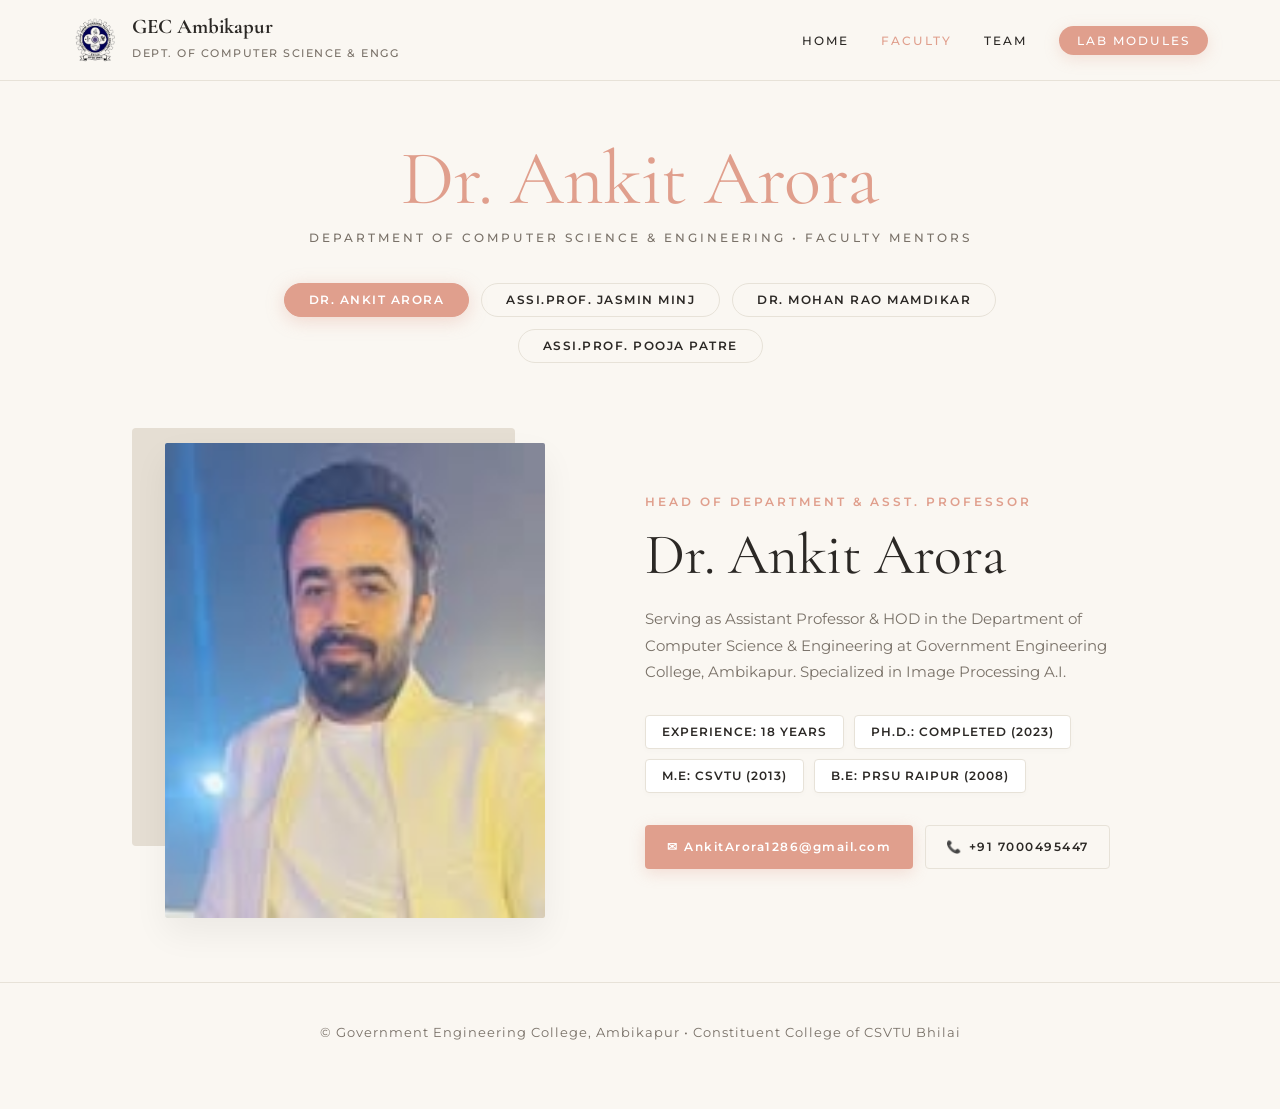
<file: intro/faculty.html>
<!DOCTYPE html>
<html lang="en">
<head>
    <meta charset="UTF-8">
    <meta name="viewport" content="width=device-width, initial-scale=1.0">
    <title>Faculty Mentors | Web Tech Lab</title>
    <!-- Google Aesthetic Serif & Sans Fonts -->
    <link rel="preconnect" href="https://fonts.googleapis.com">
    <link rel="preconnect" href="https://fonts.gstatic.com" crossorigin>
    <link href="https://fonts.googleapis.com/css2?family=Cormorant+Garamond:ital,wght@0,400;0,600;0,700;1,400&family=Montserrat:wght@300;400;500;600;700&display=swap" rel="stylesheet">
    <link rel="stylesheet" href="faculty.css">
</head>
<body>

    <!-- Top Minimal Navigation -->
    <header class="header-container">
        <nav class="navbar">
            <a href="../index.html" class="logo-brand">
                <img src="../images/college.png" alt="CSVTU GEC Logo">
                <div class="brand-text">
                    <h2>GEC Ambikapur</h2>
                    <span>Dept. of Computer Science & Engg</span>
                </div>
            </a>

            <ul class="nav-links">
                <li><a href="../index.html">Home</a></li>
                <li><a href="faculty.html" class="active">Faculty</a></li>
                <li><a href="members.html">Team</a></li>
                <li><a href="../experiment-viewer.html" class="btn-nav-primary">Lab Modules</a></li>
            </ul>
        </nav>
    </header>

    <!-- Top Big Editorial Dynamic Title (Like Screenshot) -->
    <section class="top-banner">
        <h1 class="top-hero-name" id="topHeroName">Dr. Ankit Arora</h1>
        <p class="top-hero-sub">DEPARTMENT OF COMPUTER SCIENCE & ENGINEERING • FACULTY MENTORS</p>
        
        <!-- 4 Faculty Selector Pill Buttons -->
        <div class="pills-container">
            <button class="pill-btn active" onclick="switchFaculty(0)" id="pill-0">DR. ANKIT ARORA</button>
            <button class="pill-btn" onclick="switchFaculty(1)" id="pill-1">Assi.Prof. JASMIN MINJ</button>
            <button class="pill-btn" onclick="switchFaculty(2)" id="pill-2">Dr. MOhan Rao Mamdikar</button>
            <button class="pill-btn" onclick="switchFaculty(3)" id="pill-3">Assi.prof. Pooja patre</button>
        </div>
    </section>

    <!-- Main Dynamic Showcase Area (Left Overlapping Image + Right Content) -->
    <main class="showcase-wrapper">
        <div class="showcase-grid" id="showcaseContainer">
            
            <!-- Left Side: Overlapping Aesthetic Photo Frame -->
            <div class="image-column">
                <div class="ambient-backdrop"></div>
                <div class="main-portrait-box">
                    <img id="facPhoto" src="../images/college.png" alt="Faculty Portrait">
                </div>
            </div>

            <!-- Right Side: Details & Dynamic Info Pills -->
            <div class="content-column">
                <span class="role-tagline" id="facTagline">HEAD OF DEPARTMENT & ASST. PROFESSOR</span>
                <h2 class="person-title" id="facName">Dr. Ankit Arora</h2>
                <p class="person-bio" id="facBio">
                    Serving as Assistant Professor & HOD in the Department of Computer Science & Engineering at Government Engineering College, Ambikapur. Specialized in Web Architecture, Cloud Computing, and Advanced Database Systems.
                </p>

                <!-- Info Badges / Pills -->
                <div class="info-badges-row">
                    <div class="badge-pill" id="badgeExp">EXPERIENCE: 18 YEARS</div>
                    <div class="badge-pill" id="badgeQual">PH.D. (2023)</div>
                    <div class="badge-pill" id="badgeMTech">M.TECH: CSVTU (2013)</div>
                    <div class="badge-pill" id="badgeBTech">B.TECH: PRSU (2008)</div>
                </div>

                <!-- Contact & Action Buttons -->
                <div class="action-buttons-row">
                    <a href="mailto:AnkitArora1286@gmail.com" id="facEmailBtn" class="btn-primary-action">
                        ✉ <span id="facEmailText">AnkitArora1286@gmail.com</span>
                    </a>
                    <a href="tel:7000495447" id="facPhoneBtn" class="btn-secondary-action">
                        📞 <span id="facPhoneText">+91 7000495447</span>
                    </a>
                </div>
            </div>

        </div>
    </main>

    <!-- Minimal Clean Footer -->
    <footer class="footer-minimal">
        <p>© Government Engineering College, Ambikapur • Constituent College of CSVTU Bhilai</p>
    </footer>

    <script src="faculty.js"></script>
</body>
</html>
</file>
<file: style.css>
/* Variables & Theme */
:root {
    --bg: #faf7f2;
    --surface: #ffffff;
    --text-primary: #23201d;
    --text-muted: #827b73;
    --accent: #d88c78;
    --accent-hover: #c47662;
    --accent-sage: #3a5a40;
    --border: #ece6dc;
}

/* Reset & Base Setup */
*, *::before, *::after {
    margin: 0;
    padding: 0;
    box-sizing: border-box;
}

html {
    scroll-behavior: smooth;
}

body {
    background-color: var(--bg);
    color: var(--text-primary);
    font-family: 'Montserrat', sans-serif;
    line-height: 1.6;
    overflow-x: hidden;
}

/* Top Status Bar */
.top-bar {
    background-color: var(--accent);
    color: #ffffff;
    padding: 8px 2rem;
    font-size: 0.75rem;
    font-weight: 600;
    letter-spacing: 1.5px;
    text-transform: uppercase;
    display: flex;
    justify-content: center;
    align-items: center;
}

.clock {
    font-weight: 500;
    letter-spacing: 0.5px;
}

/* Navigation */
.navbar {
    max-width: 1200px;
    margin: 0 auto;
    padding: 1.5rem 2rem;
    display: flex;
    justify-content: space-between;
    align-items: center;
    border-bottom: 1px solid var(--border);
}

.nav-links {
    display: flex;
    gap: 2rem;
    width: 33%;
}

.nav-links a {
    text-decoration: none;
    color: var(--text-primary);
    font-size: 0.75rem;
    letter-spacing: 2px;
    font-weight: 600;
    text-transform: uppercase;
    transition: color 0.2s ease;
}

.nav-links a:hover,
.nav-links a.active {
    color: var(--accent);
}

.brand {
    display: flex;
    flex-direction: column;
    align-items: center;
    text-decoration: none;
    width: 34%;
}

.brand img {
    width: 58px;
    height: 58px;
    object-fit: contain;
    transition: transform 0.3s ease;
}

.brand:hover img {
    transform: scale(1.05);
}

.brand span {
    font-family: 'Cormorant Garamond', serif;
    font-size: 1rem;
    font-weight: 600;
    letter-spacing: 1px;
    color: var(--text-primary);
    margin-top: 4px;
    text-transform: uppercase;
}

.nav-action {
    display: flex;
    justify-content: flex-end;
    width: 33%;
}

/* Buttons */
.btn {
    display: inline-block;
    background-color: var(--accent);
    color: #ffffff;
    text-decoration: none;
    border-radius: 30px;
    font-size: 0.75rem;
    font-weight: 600;
    letter-spacing: 1.5px;
    text-transform: uppercase;
    transition: all 0.25s ease;
}

.btn-sm {
    padding: 8px 22px;
    box-shadow: 0 4px 12px rgba(216, 140, 120, 0.2);
}

.btn-primary {
    padding: 14px 36px;
    box-shadow: 0 6px 20px rgba(216, 140, 120, 0.25);
}

.btn:hover {
    background-color: var(--accent-hover);
    transform: translateY(-2px);
}

/* Banner Section */
.banner {
    max-width: 1300px;
    margin: 0 auto;
    padding: 3.5rem 2rem;
    display: grid;
    grid-template-columns: 0.9fr 1.1fr;
    align-items: center;
    gap: 2.5rem;
}

.tag {
    display: inline-block;
    font-size: 0.75rem;
    letter-spacing: 3px;
    text-transform: uppercase;
    color: var(--accent);
    font-weight: 600;
    margin-bottom: 1rem;
}

.main-heading {
    font-family: 'Cormorant Garamond', serif;
    font-size: clamp(2.5rem, 4.5vw, 3.8rem);
    font-weight: 600;
    line-height: 1.15;
    margin-bottom: 1.2rem;
}

.accent-text {
    color: var(--accent-sage);
}

.intro-text p {
    color: var(--text-muted);
    font-size: 0.92rem;
    line-height: 1.8;
    max-width: 480px;
    margin-bottom: 2rem;
}

.collage {
    display: flex;
    justify-content: flex-end;
}

.collage img {
    width: 100%;
    max-width: 600px;
    height: auto;
    border-radius: 12px;
    box-shadow: 0 15px 35px rgba(0, 0, 0, 0.09);
    transition: transform 0.3s ease;
}

.collage img:hover {
    transform: scale(1.02);
}

/* Experiments Grid */
.experiments {
    max-width: 1200px;
    margin: 0 auto;
    padding: 4rem 2rem 6rem;
}

.section-title {
    text-align: center;
    margin-bottom: 3.5rem;
}

.section-title h2 {
    font-family: 'Cormorant Garamond', serif;
    font-size: clamp(2.2rem, 3.5vw, 3rem);
    font-weight: 600;
    margin-bottom: 0.4rem;
}

.section-title p {
    font-size: 0.75rem;
    letter-spacing: 3px;
    text-transform: uppercase;
    color: var(--text-muted);
    font-weight: 500;
}

.grid {
    display: grid;
    grid-template-columns: repeat(auto-fill, minmax(320px, 1fr));
    gap: 1.8rem;
}

/* Experiment Cards */
.card {
    background-color: var(--surface);
    border: 1px solid var(--border);
    border-radius: 6px;
    padding: 2rem 1.8rem;
    display: flex;
    flex-direction: column;
    justify-content: space-between;
    transition: transform 0.25s ease, box-shadow 0.25s ease;
}

.card:hover {
    transform: translateY(-4px);
    border-color: var(--accent);
    box-shadow: 0 12px 30px rgba(0, 0, 0, 0.05);
}

.card-tag {
    font-size: 0.72rem;
    font-weight: 700;
    letter-spacing: 2px;
    color: var(--accent);
    text-transform: uppercase;
    margin-bottom: 0.8rem;
}

.card h3 {
    font-family: 'Cormorant Garamond', serif;
    font-size: 1.45rem;
    font-weight: 600;
    line-height: 1.25;
    margin-bottom: 0.8rem;
}

.card p {
    font-size: 0.85rem;
    color: var(--text-muted);
    line-height: 1.7;
    margin-bottom: 1.5rem;
}

.card-link {
    text-decoration: none;
    font-size: 0.75rem;
    letter-spacing: 1.5px;
    text-transform: uppercase;
    font-weight: 600;
    color: var(--accent);
    transition: color 0.2s ease;
}

.card-link:hover {
    color: var(--accent-hover);
}

/* Footer */
.footer {
    border-top: 1px solid var(--border);
    text-align: center;
    padding: 2.5rem 1rem;
}

.footer p {
    color: var(--text-muted);
    font-size: 0.78rem;
    letter-spacing: 1px;
    text-transform: uppercase;
}

/* Mobile & Tablet Responsiveness */
@media (max-width: 900px) {
    .top-bar {
        flex-direction: column;
        gap: 4px;
        text-align: center;
    }

    .navbar {
        flex-direction: column;
        gap: 1.5rem;
    }

    .nav-links, .brand, .nav-action {
        width: 100%;
        justify-content: center;
    }

    .brand {
        order: -1;
    }

    .banner {
        grid-template-columns: 1fr;
        text-align: center;
        padding: 2.5rem 1.5rem;
    }

    .intro-text p {
        margin: 0 auto 2rem;
    }

    .collage {
        justify-content: center;
    }
}
/* Cinematic Preloader Screen */
.preloader {
    position: fixed;
    top: 0;
    left: 0;
    width: 100vw;
    height: 100vh;
    background-color: #121110; /* Dark Luxury Backdrop */
    display: flex;
    justify-content: center;
    align-items: center;
    z-index: 99999;
    transition: transform 0.85s cubic-bezier(0.77, 0, 0.175, 1);
}

.preloader-center {
    text-align: center;
}

.preloader-num {
    font-family: 'Cormorant Garamond', serif;
    font-size: clamp(5rem, 12vw, 8.5rem);
    font-weight: 600;
    color: #faf7f2;
    line-height: 0.9;
    letter-spacing: -2px;
}

.preloader-line {
    width: 40px;
    height: 1px;
    background: rgba(255, 255, 255, 0.25);
    margin: 1.4rem auto 1rem;
}

.preloader-tag {
    font-size: 0.72rem;
    font-weight: 600;
    letter-spacing: 4px;
    color: #827b73;
    text-transform: uppercase;
}

/* Curtain Slide Up Animation */
.preloader.hide {
    transform: translateY(-100%);
    pointer-events: none;
}
</file>
<file: experiment-viewer.css>
:root {
    --bg-color: #faf7f2;
    --surface: #ffffff;
    --text-dark: #23201d;
    --text-muted: #7e776e;
    --accent-terracotta: #d88c78;
    --accent-terracotta-hover: #c47662;
    --border-line: #ece6dc;
    --editor-bg: #1e1e1e;
    --editor-header: #2d2d2d;
}

* {
    margin: 0;
    padding: 0;
    box-sizing: border-box;
}

body {
    background-color: var(--bg-color);
    color: var(--text-dark);
    font-family: 'Montserrat', sans-serif;
    display: flex;
    flex-direction: column;
    min-height: 100vh;
}

/* Custom Clean Scrollbar */
::-webkit-scrollbar {
    width: 6px;
    height: 6px;
}
::-webkit-scrollbar-track {
    background: transparent;
}
::-webkit-scrollbar-thumb {
    background: #d8cec0;
    border-radius: 4px;
}
::-webkit-scrollbar-thumb:hover {
    background: var(--accent-terracotta);
}

/* Top Navigation Bar */
.top-nav {
    background: var(--surface);
    border-bottom: 1px solid var(--border-line);
    padding: 0.8rem 2rem;
    display: flex;
    align-items: center;
    justify-content: space-between;
}

.brand-link {
    display: flex;
    align-items: center;
    gap: 12px;
    text-decoration: none;
    color: var(--text-dark);
}

.brand-link img {
    width: 42px;
    height: 42px;
    object-fit: contain;
}

.brand-title h2 {
    font-family: 'Cormorant Garamond', serif;
    font-size: 1.25rem;
    font-weight: 700;
    line-height: 1.1;
}

.brand-title span {
    font-size: 0.68rem;
    letter-spacing: 1.5px;
    color: var(--text-muted);
    text-transform: uppercase;
}

.nav-actions {
    display: flex;
    gap: 1.2rem;
    align-items: center;
}

.nav-actions a {
    text-decoration: none;
    font-size: 0.75rem;
    letter-spacing: 2px;
    text-transform: uppercase;
    font-weight: 600;
    color: var(--text-dark);
    transition: color 0.2s ease;
}

.nav-actions a:hover {
    color: var(--accent-terracotta);
}

.btn-home-back {
    background: #f0eae1;
    padding: 7px 16px;
    border-radius: 20px;
    color: var(--text-dark) !important;
    transition: background 0.3s ease;
}

.btn-home-back:hover {
    background: #e5ddcf;
}

/* 1 to 10 Experiments Selector Bar */
.exp-selector-bar {
    background: var(--bg-color);
    border-bottom: 1px solid var(--border-line);
    padding: 0.8rem 2rem;
    display: flex;
    align-items: center;
    gap: 8px;
    overflow-x: auto;
    white-space: nowrap;
}

.exp-tab-btn {
    background: var(--surface);
    border: 1px solid var(--border-line);
    color: var(--text-dark);
    padding: 6px 14px;
    border-radius: 20px;
    font-size: 0.72rem;
    font-weight: 600;
    letter-spacing: 1px;
    cursor: pointer;
    transition: all 0.25s ease;
    font-family: 'Montserrat', sans-serif;
    text-transform: uppercase;
    flex-shrink: 0;
}

.exp-tab-btn:hover {
    border-color: var(--accent-terracotta);
    color: var(--accent-terracotta);
}

.exp-tab-btn.active {
    background: var(--accent-terracotta);
    color: #ffffff;
    border-color: var(--accent-terracotta);
    box-shadow: 0 3px 10px rgba(216, 140, 120, 0.3);
}

/* Meta Information Header */
.exp-info-card {
    padding: 1.2rem 2rem;
    background: var(--surface);
    border-bottom: 1px solid var(--border-line);
    display: flex;
    justify-content: space-between;
    align-items: center;
}

.exp-info-left {
    max-width: 85%;
}

.exp-badge-line {
    font-size: 0.7rem;
    letter-spacing: 2px;
    text-transform: uppercase;
    font-weight: 700;
    color: var(--accent-terracotta);
    margin-bottom: 4px;
}

#exp-title {
    font-family: 'Cormorant Garamond', serif;
    font-size: 1.6rem;
    font-weight: 600;
    color: var(--text-dark);
    margin-bottom: 4px;
}

#exp-desc {
    font-size: 0.82rem;
    color: var(--text-muted);
    line-height: 1.5;
}

/* Split Screen Workspace */
.split-workspace {
    flex: 1;
    display: grid;
    grid-template-columns: 1fr 1fr;
    height: calc(100vh - 215px);
    min-height: 500px;
}

/* Left: Code Editor Pane */
.pane-editor {
    background: var(--editor-bg);
    border-right: 1px solid #333;
    display: flex;
    flex-direction: column;
}

.pane-header {
    background: var(--editor-header);
    padding: 8px 16px;
    display: flex;
    justify-content: space-between;
    align-items: center;
    border-bottom: 1px solid #444;
}

.pane-title {
    color: #e0e0e0;
    font-size: 0.72rem;
    font-weight: 600;
    letter-spacing: 2px;
    text-transform: uppercase;
    display: flex;
    align-items: center;
    gap: 8px;
}

.pane-controls {
    display: flex;
    gap: 8px;
}

.btn-ctrl {
    background: #3e3e42;
    color: #ffffff;
    border: none;
    padding: 5px 12px;
    border-radius: 4px;
    font-size: 0.7rem;
    letter-spacing: 1px;
    font-weight: 600;
    cursor: pointer;
    transition: background 0.2s ease;
    font-family: 'Montserrat', sans-serif;
    text-transform: uppercase;
}

.btn-ctrl:hover {
    background: #505054;
}

.btn-ctrl.btn-run {
    background: var(--accent-terracotta);
}

.btn-ctrl.btn-run:hover {
    background: var(--accent-terracotta-hover);
}

#code-editor {
    flex: 1;
    background: var(--editor-bg);
    color: #d4d4d4;
    font-family: 'Fira Code', Consolas, monospace;
    font-size: 0.88rem;
    line-height: 1.6;
    padding: 16px;
    border: none;
    outline: none;
    resize: none;
    white-space: pre;
    tab-size: 4;
}

/* Right: Live Interactive Output Pane */
.pane-output {
    background: #ffffff;
    display: flex;
    flex-direction: column;
}

.output-header {
    background: #f0eae1;
    padding: 8px 16px;
    display: flex;
    justify-content: space-between;
    align-items: center;
    border-bottom: 1px solid var(--border-line);
}

.output-title {
    color: var(--text-dark);
    font-size: 0.72rem;
    font-weight: 700;
    letter-spacing: 2px;
    text-transform: uppercase;
}

#live-preview {
    flex: 1;
    width: 100%;
    height: 100%;
    border: none;
    background: #ffffff;
}

/* Responsive Handling */
@media (max-width: 900px) {
    .split-workspace {
        grid-template-columns: 1fr;
        height: auto;
    }
    .pane-editor {
        height: 400px;
    }
    .pane-output {
        height: 450px;
    }
}
</file>
<file: intro/faculty.css>
:root {
    --bg-color: #faf7f2;
    --surface-color: #ffffff;
    --text-main: #2b2825;
    --text-muted: #797168;
    --accent-peach: #e09f8d;
    --accent-peach-hover: #cf8a77;
    --border-soft: #e7e2d8;
}

* {
    margin: 0;
    padding: 0;
    box-sizing: border-box;
}

body {
    background-color: var(--bg-color);
    color: var(--text-main);
    font-family: 'Montserrat', sans-serif;
    line-height: 1.6;
    overflow-x: hidden;
    padding-bottom: 50px;
}

/* Navbar */
.header-container {
    border-bottom: 1px solid var(--border-soft);
    background-color: var(--bg-color);
    position: sticky;
    top: 0;
    z-index: 100;
}

.navbar {
    max-width: 1200px;
    margin: 0 auto;
    padding: 1rem 2rem;
    display: flex;
    align-items: center;
    justify-content: space-between;
}

.logo-brand {
    display: flex;
    align-items: center;
    gap: 14px;
    text-decoration: none;
    color: var(--text-main);
}

.logo-brand img {
    width: 46px;
    height: 46px;
    object-fit: contain;
}

.brand-text h2 {
    font-family: 'Cormorant Garamond', serif;
    font-size: 1.3rem;
    font-weight: 700;
    line-height: 1.1;
}

.brand-text span {
    font-size: 0.68rem;
    letter-spacing: 1.5px;
    color: var(--text-muted);
    text-transform: uppercase;
    font-weight: 500;
}

.nav-links {
    display: flex;
    align-items: center;
    gap: 2rem;
    list-style: none;
}

.nav-links a {
    text-decoration: none;
    color: var(--text-main);
    font-size: 0.78rem;
    font-weight: 500;
    letter-spacing: 2px;
    text-transform: uppercase;
    transition: color 0.3s ease;
}

.nav-links a:hover,
.nav-links a.active {
    color: var(--accent-peach);
}

.btn-nav-primary {
    background-color: var(--accent-peach);
    color: #ffffff !important;
    padding: 7px 18px;
    border-radius: 30px;
    box-shadow: 0 4px 15px rgba(224, 159, 141, 0.25);
}

/* Top Banner Header & Dynamic Name */
.top-banner {
    text-align: center;
    padding: 3.5rem 1.5rem 2.5rem;
}

.top-hero-name {
    font-family: 'Cormorant Garamond', serif;
    font-size: clamp(3.2rem, 6vw, 5.2rem);
    font-weight: 400;
    color: var(--accent-peach);
    line-height: 1.1;
    margin-bottom: 0.4rem;
    letter-spacing: -0.5px;
    transition: opacity 0.3s ease;
}

.top-hero-sub {
    font-size: 0.75rem;
    letter-spacing: 3px;
    text-transform: uppercase;
    color: var(--text-muted);
    font-weight: 500;
    margin-bottom: 2.2rem;
}

/* 4 Pill Buttons Container */
.pills-container {
    display: flex;
    justify-content: center;
    align-items: center;
    gap: 12px;
    flex-wrap: wrap;
    max-width: 900px;
    margin: 0 auto;
}

.pill-btn {
    background: transparent;
    border: 1px solid var(--border-soft);
    color: var(--text-main);
    padding: 9px 24px;
    border-radius: 40px;
    font-size: 0.72rem;
    font-weight: 600;
    letter-spacing: 1.5px;
    text-transform: uppercase;
    cursor: pointer;
    transition: all 0.3s ease;
    font-family: 'Montserrat', sans-serif;
}

.pill-btn:hover {
    border-color: var(--accent-peach);
    color: var(--accent-peach);
    transform: translateY(-1px);
}

.pill-btn.active {
    background: var(--accent-peach);
    border-color: var(--accent-peach);
    color: #ffffff;
    box-shadow: 0 4px 18px rgba(224, 159, 141, 0.35);
}

/* Showcase Section */
.showcase-wrapper {
    max-width: 1100px;
    margin: 2.5rem auto 4rem;
    padding: 0 2rem;
}

.showcase-grid {
    display: grid;
    grid-template-columns: 1fr 1.1fr;
    gap: 3.5rem;
    align-items: center;
    transition: opacity 0.3s ease, transform 0.3s ease;
}

/* Left Overlapping Frame */
.image-column {
    position: relative;
    display: flex;
    justify-content: center;
    align-items: center;
}

.ambient-backdrop {
    position: absolute;
    width: 82%;
    height: 88%;
    background-color: #e5ded3;
    top: -15px;
    left: 10px;
    border-radius: 4px;
    z-index: 1;
}

.main-portrait-box {
    position: relative;
    z-index: 2;
    width: 88%;
    max-width: 380px;
    aspect-ratio: 4 / 5;
    background: #ffffff;
    overflow: hidden;
    box-shadow: 0 15px 35px rgba(0, 0, 0, 0.06);
    border-radius: 2px;
}

.main-portrait-box img {
    width: 100%;
    height: 100%;
    object-fit: cover;
    transition: transform 0.4s ease;
}

.main-portrait-box:hover img {
    transform: scale(1.03);
}

/* Right Content Column */
.content-column {
    padding: 0.5rem 0;
}

.role-tagline {
    font-size: 0.76rem;
    font-weight: 600;
    letter-spacing: 3px;
    color: var(--accent-peach);
    text-transform: uppercase;
    display: block;
    margin-bottom: 0.8rem;
}

.person-title {
    font-family: 'Cormorant Garamond', serif;
    font-size: clamp(2.6rem, 4.5vw, 3.8rem);
    font-weight: 400;
    color: var(--text-main);
    line-height: 1.1;
    margin-bottom: 1.2rem;
}

.person-bio {
    color: var(--text-muted);
    font-size: 0.92rem;
    line-height: 1.8;
    margin-bottom: 1.8rem;
    max-width: 480px;
}

/* Info Badges (White Rectangular Pills like Screenshot) */
.info-badges-row {
    display: flex;
    flex-wrap: wrap;
    gap: 10px;
    margin-bottom: 2rem;
}

.badge-pill {
    background: var(--surface-color);
    border: 1px solid var(--border-soft);
    padding: 7px 16px;
    border-radius: 4px;
    font-size: 0.72rem;
    font-weight: 600;
    letter-spacing: 1px;
    text-transform: uppercase;
    color: var(--text-main);
    box-shadow: 0 2px 6px rgba(0, 0, 0, 0.02);
}

/* Action Buttons Row */
.action-buttons-row {
    display: flex;
    gap: 12px;
    flex-wrap: wrap;
}

.btn-primary-action {
    background: var(--accent-peach);
    color: #ffffff;
    text-decoration: none;
    padding: 11px 22px;
    font-size: 0.76rem;
    font-weight: 600;
    letter-spacing: 1.5px;
    border-radius: 4px;
    box-shadow: 0 4px 15px rgba(224, 159, 141, 0.3);
    transition: all 0.3s ease;
    display: inline-flex;
    align-items: center;
    gap: 6px;
}

.btn-primary-action:hover {
    background: var(--accent-peach-hover);
    transform: translateY(-2px);
}

.btn-secondary-action {
    background: transparent;
    color: var(--text-main);
    border: 1px solid var(--border-soft);
    text-decoration: none;
    padding: 11px 20px;
    font-size: 0.76rem;
    font-weight: 600;
    letter-spacing: 1.5px;
    border-radius: 4px;
    transition: all 0.3s ease;
    display: inline-flex;
    align-items: center;
    gap: 6px;
}

.btn-secondary-action:hover {
    border-color: var(--accent-peach);
    color: var(--accent-peach);
    transform: translateY(-2px);
}

/* Footer */
.footer-minimal {
    text-align: center;
    border-top: 1px solid var(--border-soft);
    padding: 2.5rem 1rem 1rem;
    color: var(--text-muted);
    font-size: 0.8rem;
    letter-spacing: 1px;
    margin-top: 3rem;
}

@media (max-width: 900px) {
    .showcase-grid {
        grid-template-columns: 1fr;
        text-align: center;
        gap: 3rem;
    }
    .ambient-backdrop {
        left: 0;
        top: -10px;
    }
    .person-bio {
        margin: 0 auto 1.8rem;
    }
    .info-badges-row, .action-buttons-row {
        justify-content: center;
    }
    .nav-links {
        display: none;
    }
}
</file>
